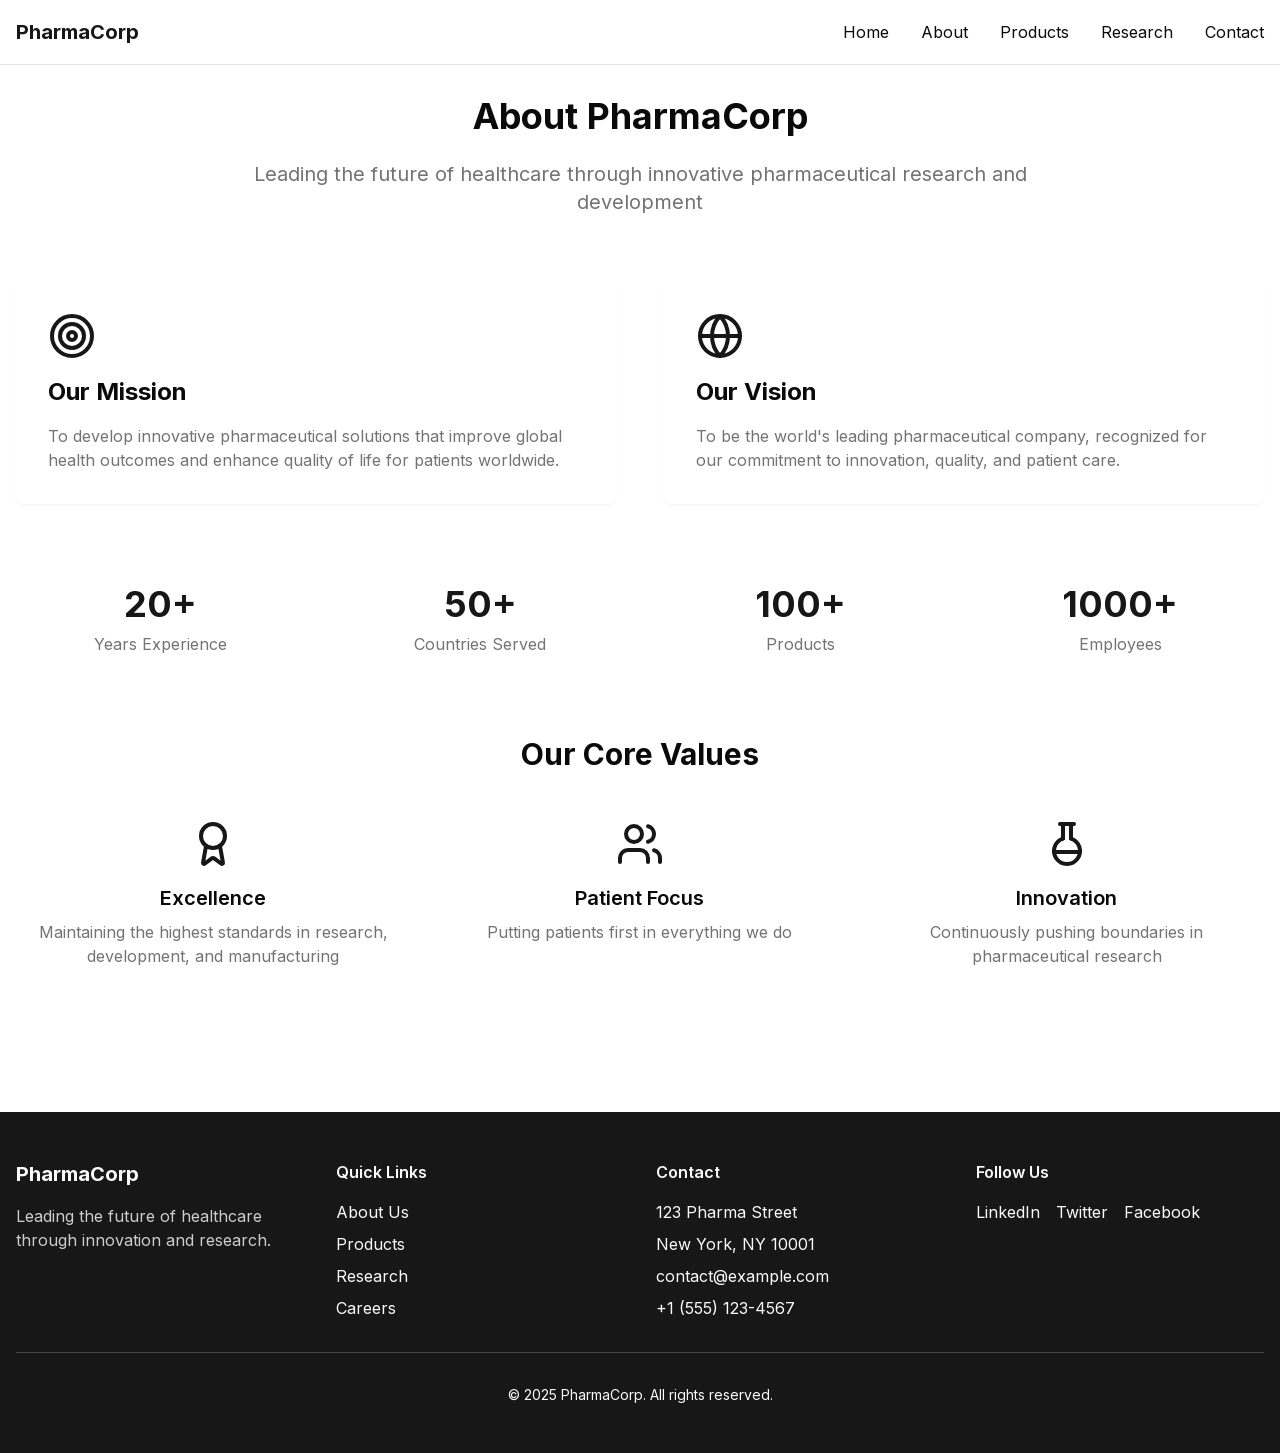
<file: about.html>
<!DOCTYPE html><html lang="en"><head><meta charSet="utf-8"/><meta name="viewport" content="width=device-width, initial-scale=1"/><link rel="stylesheet" href="/_next/static/css/f6027301fa6a5b5f.css" data-precedence="next"/><link rel="preload" href="/_next/static/chunks/webpack-7d6057b56ca9d823.js" as="script" fetchPriority="low"/><script src="/_next/static/chunks/fd9d1056-69bb87d645220ac7.js" async=""></script><script src="/_next/static/chunks/864-584729b476d8cf40.js" async=""></script><script src="/_next/static/chunks/main-app-8cdb42ac875be66f.js" async=""></script><title>Pharmaceutical Company</title><meta name="description" content="Leading pharmaceutical research and development company"/><script src="/_next/static/chunks/polyfills-c67a75d1b6f99dc8.js" noModule=""></script></head><body class="__className_d65c78"><header class="fixed w-full bg-white/80 backdrop-blur-sm z-50 border-b"><div class="container mx-auto px-4"><nav class="flex items-center justify-between h-16"><div class="text-xl font-bold text-primary">PharmaCorp</div><div class="hidden md:flex space-x-8"><a href="#" class="text-foreground hover:text-primary transition-colors">Home</a><a href="#" class="text-foreground hover:text-primary transition-colors">About</a><a href="#" class="text-foreground hover:text-primary transition-colors">Products</a><a href="#" class="text-foreground hover:text-primary transition-colors">Research</a><a href="#" class="text-foreground hover:text-primary transition-colors">Contact</a></div></nav></div></header><main class="min-h-screen pt-24 pb-16"><div class="container mx-auto px-4"><div class="max-w-4xl mx-auto text-center mb-16"><h1 class="text-4xl font-bold mb-6">About PharmaCorp</h1><p class="text-xl text-muted-foreground">Leading the future of healthcare through innovative pharmaceutical research and development</p></div><div class="grid grid-cols-1 md:grid-cols-2 gap-12 mb-20"><div class="bg-card p-8 rounded-lg shadow-sm"><svg xmlns="http://www.w3.org/2000/svg" width="24" height="24" viewBox="0 0 24 24" fill="none" stroke="currentColor" stroke-width="2" stroke-linecap="round" stroke-linejoin="round" class="lucide lucide-target h-12 w-12 text-primary mb-4"><circle cx="12" cy="12" r="10"></circle><circle cx="12" cy="12" r="6"></circle><circle cx="12" cy="12" r="2"></circle></svg><h2 class="text-2xl font-bold mb-4">Our Mission</h2><p class="text-muted-foreground">To develop innovative pharmaceutical solutions that improve global health outcomes and enhance quality of life for patients worldwide.</p></div><div class="bg-card p-8 rounded-lg shadow-sm"><svg xmlns="http://www.w3.org/2000/svg" width="24" height="24" viewBox="0 0 24 24" fill="none" stroke="currentColor" stroke-width="2" stroke-linecap="round" stroke-linejoin="round" class="lucide lucide-globe h-12 w-12 text-primary mb-4"><circle cx="12" cy="12" r="10"></circle><path d="M12 2a14.5 14.5 0 0 0 0 20 14.5 14.5 0 0 0 0-20"></path><path d="M2 12h20"></path></svg><h2 class="text-2xl font-bold mb-4">Our Vision</h2><p class="text-muted-foreground">To be the world&#x27;s leading pharmaceutical company, recognized for our commitment to innovation, quality, and patient care.</p></div></div><div class="grid grid-cols-2 md:grid-cols-4 gap-8 mb-20"><div class="text-center"><div class="text-4xl font-bold text-primary mb-2">20+</div><div class="text-muted-foreground">Years Experience</div></div><div class="text-center"><div class="text-4xl font-bold text-primary mb-2">50+</div><div class="text-muted-foreground">Countries Served</div></div><div class="text-center"><div class="text-4xl font-bold text-primary mb-2">100+</div><div class="text-muted-foreground">Products</div></div><div class="text-center"><div class="text-4xl font-bold text-primary mb-2">1000+</div><div class="text-muted-foreground">Employees</div></div></div><div class="mb-20"><h2 class="text-3xl font-bold text-center mb-12">Our Core Values</h2><div class="grid grid-cols-1 md:grid-cols-3 gap-8"><div class="text-center"><svg xmlns="http://www.w3.org/2000/svg" width="24" height="24" viewBox="0 0 24 24" fill="none" stroke="currentColor" stroke-width="2" stroke-linecap="round" stroke-linejoin="round" class="lucide lucide-award h-12 w-12 mx-auto text-primary mb-4"><path d="m15.477 12.89 1.515 8.526a.5.5 0 0 1-.81.47l-3.58-2.687a1 1 0 0 0-1.197 0l-3.586 2.686a.5.5 0 0 1-.81-.469l1.514-8.526"></path><circle cx="12" cy="8" r="6"></circle></svg><h3 class="text-xl font-semibold mb-2">Excellence</h3><p class="text-muted-foreground">Maintaining the highest standards in research, development, and manufacturing</p></div><div class="text-center"><svg xmlns="http://www.w3.org/2000/svg" width="24" height="24" viewBox="0 0 24 24" fill="none" stroke="currentColor" stroke-width="2" stroke-linecap="round" stroke-linejoin="round" class="lucide lucide-users h-12 w-12 mx-auto text-primary mb-4"><path d="M16 21v-2a4 4 0 0 0-4-4H6a4 4 0 0 0-4 4v2"></path><circle cx="9" cy="7" r="4"></circle><path d="M22 21v-2a4 4 0 0 0-3-3.87"></path><path d="M16 3.13a4 4 0 0 1 0 7.75"></path></svg><h3 class="text-xl font-semibold mb-2">Patient Focus</h3><p class="text-muted-foreground">Putting patients first in everything we do</p></div><div class="text-center"><svg xmlns="http://www.w3.org/2000/svg" width="24" height="24" viewBox="0 0 24 24" fill="none" stroke="currentColor" stroke-width="2" stroke-linecap="round" stroke-linejoin="round" class="lucide lucide-flask-round h-12 w-12 mx-auto text-primary mb-4"><path d="M10 2v7.31"></path><path d="M14 9.3V1.99"></path><path d="M8.5 2h7"></path><path d="M14 9.3a6.5 6.5 0 1 1-4 0"></path><path d="M5.52 16h12.96"></path></svg><h3 class="text-xl font-semibold mb-2">Innovation</h3><p class="text-muted-foreground">Continuously pushing boundaries in pharmaceutical research</p></div></div></div></div></main><footer class="bg-primary text-primary-foreground py-12"><div class="container mx-auto px-4"><div class="grid grid-cols-1 md:grid-cols-4 gap-8"><div><h3 class="text-xl font-bold mb-4">PharmaCorp</h3><p class="text-primary-foreground/80">Leading the future of healthcare through innovation and research.</p></div><div><h4 class="font-semibold mb-4">Quick Links</h4><ul class="space-y-2"><li><a href="#" class="hover:text-white/80">About Us</a></li><li><a href="#" class="hover:text-white/80">Products</a></li><li><a href="#" class="hover:text-white/80">Research</a></li><li><a href="#" class="hover:text-white/80">Careers</a></li></ul></div><div><h4 class="font-semibold mb-4">Contact</h4><ul class="space-y-2"><li>123 Pharma Street</li><li>New York, NY 10001</li><li>contact@example.com</li><li>+1 (555) 123-4567</li></ul></div><div><h4 class="font-semibold mb-4">Follow Us</h4><div class="flex space-x-4"><a href="#" class="hover:text-white/80">LinkedIn</a><a href="#" class="hover:text-white/80">Twitter</a><a href="#" class="hover:text-white/80">Facebook</a></div></div></div><div class="mt-8 pt-8 border-t border-primary-foreground/20 text-center text-sm"><p>© 2025 PharmaCorp. All rights reserved.</p></div></div></footer><script src="/_next/static/chunks/webpack-7d6057b56ca9d823.js" async=""></script><script>(self.__next_f=self.__next_f||[]).push([0])</script><script>self.__next_f.push([1,"1:HL[\"/_next/static/css/f6027301fa6a5b5f.css\",\"style\"]\n0:\"$L2\"\n"])</script><script>self.__next_f.push([1,"3:I{\"id\":6054,\"chunks\":[\"272:static/chunks/webpack-7d6057b56ca9d823.js\",\"971:static/chunks/fd9d1056-69bb87d645220ac7.js\",\"864:static/chunks/864-584729b476d8cf40.js\"],\"name\":\"\",\"async\":false}\n5:I{\"id\":1729,\"chunks\":[\"272:static/chunks/webpack-7d6057b56ca9d823.js\",\"971:static/chunks/fd9d1056-69bb87d645220ac7.js\",\"864:static/chunks/864-584729b476d8cf40.js\"],\"name\":\"\",\"async\":false}\n6:I{\"id\":1443,\"chunks\":[\"272:static/chunks/webpack-7d6057b56ca9d823.js\",\"971:static/chunks/fd9d1056-69bb87d645220ac7.js\",\"864:stat"])</script><script>self.__next_f.push([1,"ic/chunks/864-584729b476d8cf40.js\"],\"name\":\"\",\"async\":false}\n7:I{\"id\":8639,\"chunks\":[\"272:static/chunks/webpack-7d6057b56ca9d823.js\",\"971:static/chunks/fd9d1056-69bb87d645220ac7.js\",\"864:static/chunks/864-584729b476d8cf40.js\"],\"name\":\"\",\"async\":false}\n9:I{\"id\":5146,\"chunks\":[\"272:static/chunks/webpack-7d6057b56ca9d823.js\",\"971:static/chunks/fd9d1056-69bb87d645220ac7.js\",\"864:static/chunks/864-584729b476d8cf40.js\"],\"name\":\"\",\"async\":false}\na:I{\"id\":8119,\"chunks\":[\"301:static/chunks/app/about/page-091394f2e86"])</script><script>self.__next_f.push([1,"1a2da.js\"],\"name\":\"\",\"async\":false}\n"])</script><script>self.__next_f.push([1,"2:[[[\"$\",\"link\",\"0\",{\"rel\":\"stylesheet\",\"href\":\"/_next/static/css/f6027301fa6a5b5f.css\",\"precedence\":\"next\"}]],[\"$\",\"$L3\",null,{\"buildId\":\"wXa3lV88qKlxx7e7CsEZd\",\"assetPrefix\":\"\",\"initialCanonicalUrl\":\"/about\",\"initialTree\":[\"\",{\"children\":[\"about\",{\"children\":[\"__PAGE__\",{}]}]},\"$undefined\",\"$undefined\",true],\"initialHead\":[false,\"$L4\"],\"globalErrorComponent\":\"$5\",\"children\":[null,[\"$\",\"html\",null,{\"lang\":\"en\",\"children\":[\"$\",\"body\",null,{\"className\":\"__className_d65c78\",\"children\":[[\"$\",\"header\",null,{\"className\":\"fixed w-full bg-white/80 backdrop-blur-sm z-50 border-b\",\"children\":[\"$\",\"div\",null,{\"className\":\"container mx-auto px-4\",\"children\":[\"$\",\"nav\",null,{\"className\":\"flex items-center justify-between h-16\",\"children\":[[\"$\",\"div\",null,{\"className\":\"text-xl font-bold text-primary\",\"children\":\"PharmaCorp\"}],[\"$\",\"div\",null,{\"className\":\"hidden md:flex space-x-8\",\"children\":[[\"$\",\"a\",null,{\"href\":\"#\",\"className\":\"text-foreground hover:text-primary transition-colors\",\"children\":\"Home\"}],[\"$\",\"a\",null,{\"href\":\"#\",\"className\":\"text-foreground hover:text-primary transition-colors\",\"children\":\"About\"}],[\"$\",\"a\",null,{\"href\":\"#\",\"className\":\"text-foreground hover:text-primary transition-colors\",\"children\":\"Products\"}],[\"$\",\"a\",null,{\"href\":\"#\",\"className\":\"text-foreground hover:text-primary transition-colors\",\"children\":\"Research\"}],[\"$\",\"a\",null,{\"href\":\"#\",\"className\":\"text-foreground hover:text-primary transition-colors\",\"children\":\"Contact\"}]]}]]}]}]}],[\"$\",\"$L6\",null,{\"parallelRouterKey\":\"children\",\"segmentPath\":[\"children\"],\"loading\":\"$undefined\",\"loadingStyles\":\"$undefined\",\"hasLoading\":false,\"error\":\"$undefined\",\"errorStyles\":\"$undefined\",\"template\":[\"$\",\"$L7\",null,{}],\"templateStyles\":\"$undefined\",\"notFound\":[[\"$\",\"title\",null,{\"children\":\"404: This page could not be found.\"}],[\"$\",\"div\",null,{\"style\":{\"fontFamily\":\"system-ui,\\\"Segoe UI\\\",Roboto,Helvetica,Arial,sans-serif,\\\"Apple Color Emoji\\\",\\\"Segoe UI Emoji\\\"\",\"height\":\"100vh\",\"textAlign\":\"center\",\"display\":\"flex\",\"flexDirection\":\"column\",\"alignItems\":\"center\",\"justifyContent\":\"center\"},\"children\":[\"$\",\"div\",null,{\"children\":[[\"$\",\"style\",null,{\"dangerouslySetInnerHTML\":{\"__html\":\"body{color:#000;background:#fff;margin:0}.next-error-h1{border-right:1px solid rgba(0,0,0,.3)}@media (prefers-color-scheme:dark){body{color:#fff;background:#000}.next-error-h1{border-right:1px solid rgba(255,255,255,.3)}}\"}}],[\"$\",\"h1\",null,{\"className\":\"next-error-h1\",\"style\":{\"display\":\"inline-block\",\"margin\":\"0 20px 0 0\",\"padding\":\"0 23px 0 0\",\"fontSize\":24,\"fontWeight\":500,\"verticalAlign\":\"top\",\"lineHeight\":\"49px\"},\"children\":\"404\"}],[\"$\",\"div\",null,{\"style\":{\"display\":\"inline-block\"},\"children\":[\"$\",\"h2\",null,{\"style\":{\"fontSize\":14,\"fontWeight\":400,\"lineHeight\":\"49px\",\"margin\":0},\"children\":\"This page could not be found.\"}]}]]}]}]],\"notFoundStyles\":[],\"childProp\":{\"current\":[\"$\",\"$L6\",null,{\"parallelRouterKey\":\"children\",\"segmentPath\":[\"children\",\"about\",\"children\"],\"loading\":\"$undefined\",\"loadingStyles\":\"$undefined\",\"hasLoading\":false,\"error\":\"$undefined\",\"errorStyles\":\"$undefined\",\"template\":[\"$\",\"$L7\",null,{}],\"templateStyles\":\"$undefined\",\"notFound\":\"$undefined\",\"notFoundStyles\":\"$undefined\",\"childProp\":{\"current\":[\"$L8\",[\"$\",\"$L9\",null,{\"propsForComponent\":{\"params\":{}},\"Component\":\"$a\"}],null],\"segment\":\"__PAGE__\"},\"styles\":[]}],\"segment\":\"about\"},\"styles\":[]}],[\"$\",\"footer\",null,{\"className\":\"bg-primary text-primary-foreground py-12\",\"children\":[\"$\",\"div\",null,{\"className\":\"container mx-auto px-4\",\"children\":[[\"$\",\"div\",null,{\"className\":\"grid grid-cols-1 md:grid-cols-4 gap-8\",\"children\":[[\"$\",\"div\",null,{\"children\":[[\"$\",\"h3\",null,{\"className\":\"text-xl font-bold mb-4\",\"children\":\"PharmaCorp\"}],[\"$\",\"p\",null,{\"className\":\"text-primary-foreground/80\",\"children\":\"Leading the future of healthcare through innovation and research.\"}]]}],[\"$\",\"div\",null,{\"children\":[[\"$\",\"h4\",null,{\"className\":\"font-semibold mb-4\",\"children\":\"Quick Links\"}],[\"$\",\"ul\",null,{\"className\":\"space-y-2\",\"children\":[[\"$\",\"li\",null,{\"children\":[\"$\",\"a\",null,{\"href\":\"#\",\"className\":\"hover:text-white/80\",\"children\":\"About Us\"}]}],[\"$\",\"li\",null,{\"children\":[\"$\",\"a\",null,{\"href\":\"#\",\"className\":\"hover:text-white/80\",\"children\":\"Products\"}]}],[\"$\",\"li\",null,{\"children\":[\"$\",\"a\",null,{\"href\":\"#\",\"className\":\"hover:text-white/80\",\"children\":\"Research\"}]}],[\"$\",\"li\",null,{\"children\":[\"$\",\"a\",null,{\"href\":\"#\",\"className\":\"hover:text-white/80\",\"children\":\"Careers\"}]}]]}]]}],[\"$\",\"div\",null,{\"children\":[[\"$\",\"h4\",null,{\"className\":\"font-semibold mb-4\",\"children\":\"Contact\"}],[\"$\",\"ul\",null,{\"className\":\"space-y-2\",\"children\":[[\"$\",\"li\",null,{\"children\":\"123 Pharma Street\"}],[\"$\",\"li\",null,{\"children\":\"New York, NY 10001\"}],[\"$\",\"li\",null,{\"children\":\"contact@example.com\"}],[\"$\",\"li\",null,{\"children\":\"+1 (555) 123-4567\"}]]}]]}],[\"$\",\"div\",null,{\"children\":[[\"$\",\"h4\",null,{\"className\":\"font-semibold mb-4\",\"children\":\"Follow Us\"}],[\"$\",\"div\",null,{\"className\":\"flex space-x-4\",\"children\":[[\"$\",\"a\",null,{\"href\":\"#\",\"className\":\"hover:text-white/80\",\"children\":\"LinkedIn\"}],[\"$\",\"a\",null,{\"href\":\"#\",\"className\":\"hover:text-white/80\",\"children\":\"Twitter\"}],[\"$\",\"a\",null,{\"href\":\"#\",\"className\":\"hover:text-white/80\",\"children\":\"Facebook\"}]]}]]}]]}],[\"$\",\"div\",null,{\"className\":\"mt-8 pt-8 border-t border-primary-foreground/20 text-center text-sm\",\"children\":[\"$\",\"p\",null,{\"children\":\"© 2025 PharmaCorp. All rights reserved.\"}]}]]}]}]]}]}],null]}]]\n"])</script><script>self.__next_f.push([1,"4:[[\"$\",\"meta\",\"0\",{\"charSet\":\"utf-8\"}],[\"$\",\"title\",\"1\",{\"children\":\"Pharmaceutical Company\"}],[\"$\",\"meta\",\"2\",{\"name\":\"description\",\"content\":\"Leading pharmaceutical research and development company\"}],[\"$\",\"meta\",\"3\",{\"name\":\"viewport\",\"content\":\"width=device-width, initial-scale=1\"}]]\n8:null\n"])</script></body></html>
</file>
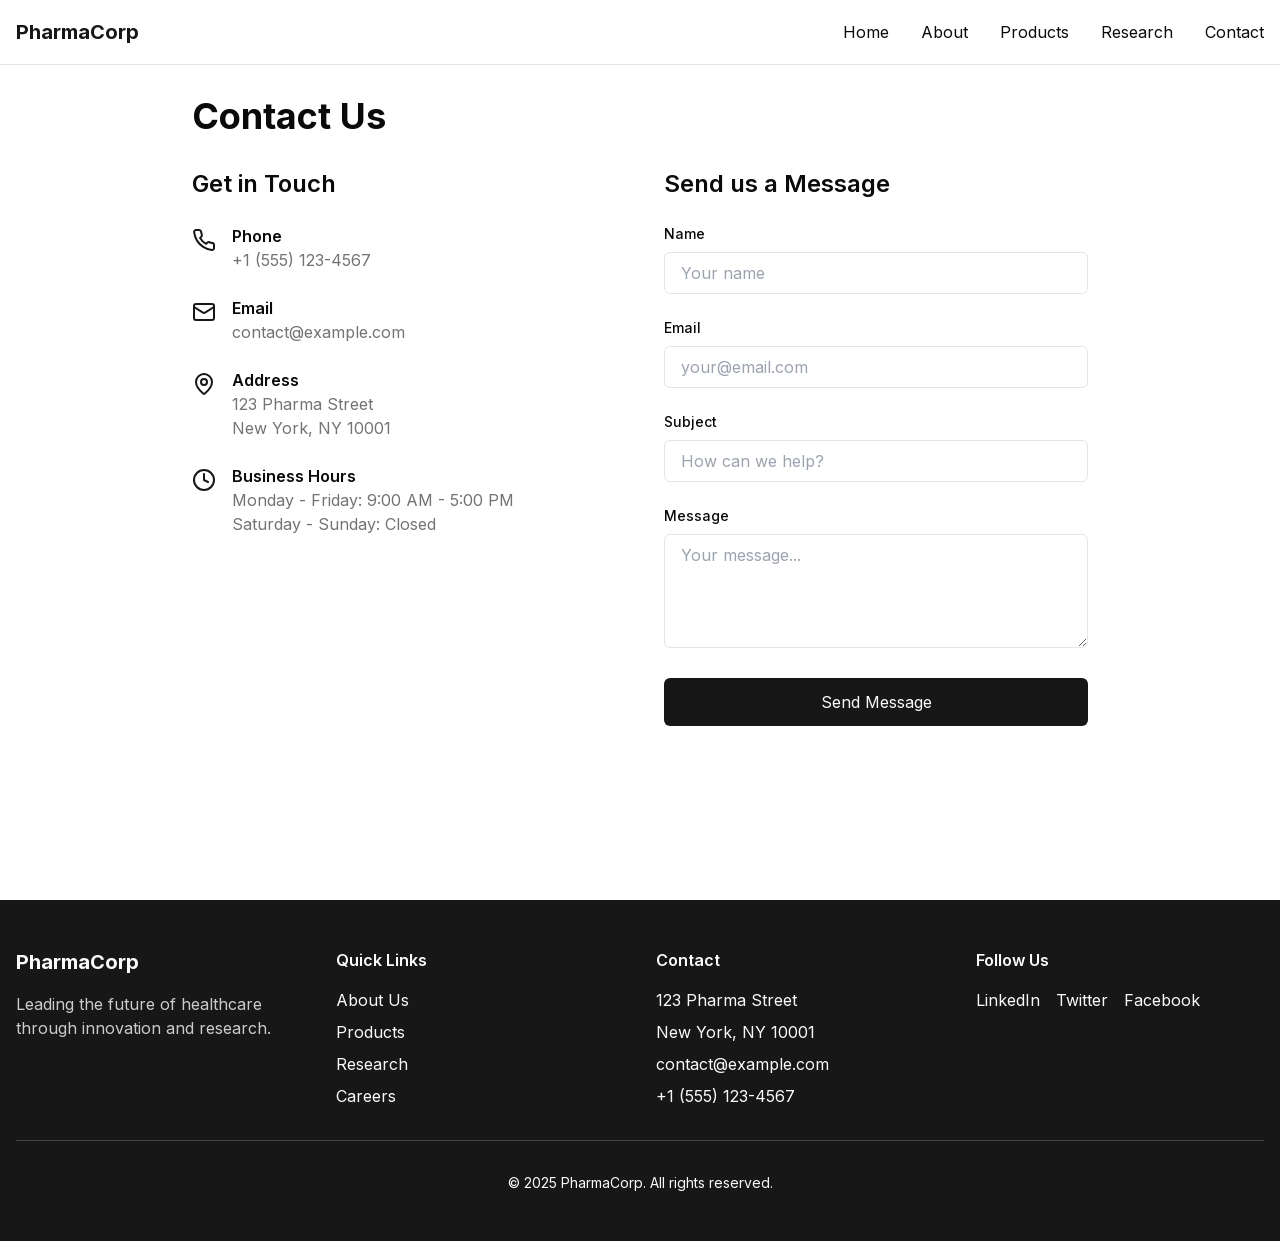
<file: contact.html>
<!DOCTYPE html><html lang="en"><head><meta charSet="utf-8"/><meta name="viewport" content="width=device-width, initial-scale=1"/><link rel="stylesheet" href="/_next/static/css/f6027301fa6a5b5f.css" data-precedence="next"/><link rel="preload" href="/_next/static/chunks/webpack-7d6057b56ca9d823.js" as="script" fetchPriority="low"/><script src="/_next/static/chunks/fd9d1056-69bb87d645220ac7.js" async=""></script><script src="/_next/static/chunks/864-584729b476d8cf40.js" async=""></script><script src="/_next/static/chunks/main-app-8cdb42ac875be66f.js" async=""></script><title>Pharmaceutical Company</title><meta name="description" content="Leading pharmaceutical research and development company"/><script src="/_next/static/chunks/polyfills-c67a75d1b6f99dc8.js" noModule=""></script></head><body class="__className_d65c78"><header class="fixed w-full bg-white/80 backdrop-blur-sm z-50 border-b"><div class="container mx-auto px-4"><nav class="flex items-center justify-between h-16"><div class="text-xl font-bold text-primary">PharmaCorp</div><div class="hidden md:flex space-x-8"><a href="#" class="text-foreground hover:text-primary transition-colors">Home</a><a href="#" class="text-foreground hover:text-primary transition-colors">About</a><a href="#" class="text-foreground hover:text-primary transition-colors">Products</a><a href="#" class="text-foreground hover:text-primary transition-colors">Research</a><a href="#" class="text-foreground hover:text-primary transition-colors">Contact</a></div></nav></div></header><main class="min-h-screen pt-24 pb-16"><div class="container mx-auto px-4"><div class="max-w-4xl mx-auto"><h1 class="text-4xl font-bold mb-8">Contact Us</h1><div class="grid grid-cols-1 md:grid-cols-2 gap-12"><div><h2 class="text-2xl font-semibold mb-6">Get in Touch</h2><div class="space-y-6"><div class="flex items-start"><svg xmlns="http://www.w3.org/2000/svg" width="24" height="24" viewBox="0 0 24 24" fill="none" stroke="currentColor" stroke-width="2" stroke-linecap="round" stroke-linejoin="round" class="lucide lucide-phone h-6 w-6 text-primary mt-1 mr-4"><path d="M22 16.92v3a2 2 0 0 1-2.18 2 19.79 19.79 0 0 1-8.63-3.07 19.5 19.5 0 0 1-6-6 19.79 19.79 0 0 1-3.07-8.67A2 2 0 0 1 4.11 2h3a2 2 0 0 1 2 1.72 12.84 12.84 0 0 0 .7 2.81 2 2 0 0 1-.45 2.11L8.09 9.91a16 16 0 0 0 6 6l1.27-1.27a2 2 0 0 1 2.11-.45 12.84 12.84 0 0 0 2.81.7A2 2 0 0 1 22 16.92z"></path></svg><div><h3 class="font-semibold">Phone</h3><p class="text-muted-foreground">+1 (555) 123-4567</p></div></div><div class="flex items-start"><svg xmlns="http://www.w3.org/2000/svg" width="24" height="24" viewBox="0 0 24 24" fill="none" stroke="currentColor" stroke-width="2" stroke-linecap="round" stroke-linejoin="round" class="lucide lucide-mail h-6 w-6 text-primary mt-1 mr-4"><rect width="20" height="16" x="2" y="4" rx="2"></rect><path d="m22 7-8.97 5.7a1.94 1.94 0 0 1-2.06 0L2 7"></path></svg><div><h3 class="font-semibold">Email</h3><p class="text-muted-foreground">contact@example.com</p></div></div><div class="flex items-start"><svg xmlns="http://www.w3.org/2000/svg" width="24" height="24" viewBox="0 0 24 24" fill="none" stroke="currentColor" stroke-width="2" stroke-linecap="round" stroke-linejoin="round" class="lucide lucide-map-pin h-6 w-6 text-primary mt-1 mr-4"><path d="M20 10c0 4.993-5.539 10.193-7.399 11.799a1 1 0 0 1-1.202 0C9.539 20.193 4 14.993 4 10a8 8 0 0 1 16 0"></path><circle cx="12" cy="10" r="3"></circle></svg><div><h3 class="font-semibold">Address</h3><p class="text-muted-foreground">123 Pharma Street<br/>New York, NY 10001</p></div></div><div class="flex items-start"><svg xmlns="http://www.w3.org/2000/svg" width="24" height="24" viewBox="0 0 24 24" fill="none" stroke="currentColor" stroke-width="2" stroke-linecap="round" stroke-linejoin="round" class="lucide lucide-clock h-6 w-6 text-primary mt-1 mr-4"><circle cx="12" cy="12" r="10"></circle><polyline points="12 6 12 12 16 14"></polyline></svg><div><h3 class="font-semibold">Business Hours</h3><p class="text-muted-foreground">Monday - Friday: 9:00 AM - 5:00 PM<br/>Saturday - Sunday: Closed</p></div></div></div></div><div><h2 class="text-2xl font-semibold mb-6">Send us a Message</h2><form class="space-y-6"><div><label for="name" class="block text-sm font-medium mb-2">Name</label><input type="text" id="name" class="w-full px-4 py-2 border rounded-md focus:ring-2 focus:ring-primary focus:border-transparent" placeholder="Your name"/></div><div><label for="email" class="block text-sm font-medium mb-2">Email</label><input type="email" id="email" class="w-full px-4 py-2 border rounded-md focus:ring-2 focus:ring-primary focus:border-transparent" placeholder="your@email.com"/></div><div><label for="subject" class="block text-sm font-medium mb-2">Subject</label><input type="text" id="subject" class="w-full px-4 py-2 border rounded-md focus:ring-2 focus:ring-primary focus:border-transparent" placeholder="How can we help?"/></div><div><label for="message" class="block text-sm font-medium mb-2">Message</label><textarea id="message" rows="4" class="w-full px-4 py-2 border rounded-md focus:ring-2 focus:ring-primary focus:border-transparent" placeholder="Your message..."></textarea></div><button type="submit" class="w-full bg-primary text-primary-foreground py-3 rounded-md hover:bg-primary/90 transition-colors">Send Message</button></form></div></div></div></div></main><footer class="bg-primary text-primary-foreground py-12"><div class="container mx-auto px-4"><div class="grid grid-cols-1 md:grid-cols-4 gap-8"><div><h3 class="text-xl font-bold mb-4">PharmaCorp</h3><p class="text-primary-foreground/80">Leading the future of healthcare through innovation and research.</p></div><div><h4 class="font-semibold mb-4">Quick Links</h4><ul class="space-y-2"><li><a href="#" class="hover:text-white/80">About Us</a></li><li><a href="#" class="hover:text-white/80">Products</a></li><li><a href="#" class="hover:text-white/80">Research</a></li><li><a href="#" class="hover:text-white/80">Careers</a></li></ul></div><div><h4 class="font-semibold mb-4">Contact</h4><ul class="space-y-2"><li>123 Pharma Street</li><li>New York, NY 10001</li><li>contact@example.com</li><li>+1 (555) 123-4567</li></ul></div><div><h4 class="font-semibold mb-4">Follow Us</h4><div class="flex space-x-4"><a href="#" class="hover:text-white/80">LinkedIn</a><a href="#" class="hover:text-white/80">Twitter</a><a href="#" class="hover:text-white/80">Facebook</a></div></div></div><div class="mt-8 pt-8 border-t border-primary-foreground/20 text-center text-sm"><p>© 2025 PharmaCorp. All rights reserved.</p></div></div></footer><script src="/_next/static/chunks/webpack-7d6057b56ca9d823.js" async=""></script><script>(self.__next_f=self.__next_f||[]).push([0])</script><script>self.__next_f.push([1,"1:HL[\"/_next/static/css/f6027301fa6a5b5f.css\",\"style\"]\n0:\"$L2\"\n"])</script><script>self.__next_f.push([1,"3:I{\"id\":6054,\"chunks\":[\"272:static/chunks/webpack-7d6057b56ca9d823.js\",\"971:static/chunks/fd9d1056-69bb87d645220ac7.js\",\"864:static/chunks/864-584729b476d8cf40.js\"],\"name\":\"\",\"async\":false}\n5:I{\"id\":1729,\"chunks\":[\"272:static/chunks/webpack-7d6057b56ca9d823.js\",\"971:static/chunks/fd9d1056-69bb87d645220ac7.js\",\"864:static/chunks/864-584729b476d8cf40.js\"],\"name\":\"\",\"async\":false}\n6:I{\"id\":1443,\"chunks\":[\"272:static/chunks/webpack-7d6057b56ca9d823.js\",\"971:static/chunks/fd9d1056-69bb87d645220ac7.js\",\"864:stat"])</script><script>self.__next_f.push([1,"ic/chunks/864-584729b476d8cf40.js\"],\"name\":\"\",\"async\":false}\n7:I{\"id\":8639,\"chunks\":[\"272:static/chunks/webpack-7d6057b56ca9d823.js\",\"971:static/chunks/fd9d1056-69bb87d645220ac7.js\",\"864:static/chunks/864-584729b476d8cf40.js\"],\"name\":\"\",\"async\":false}\n9:I{\"id\":5146,\"chunks\":[\"272:static/chunks/webpack-7d6057b56ca9d823.js\",\"971:static/chunks/fd9d1056-69bb87d645220ac7.js\",\"864:static/chunks/864-584729b476d8cf40.js\"],\"name\":\"\",\"async\":false}\na:I{\"id\":1993,\"chunks\":[\"327:static/chunks/app/contact/page-6255d2506"])</script><script>self.__next_f.push([1,"c58a7fe.js\"],\"name\":\"\",\"async\":false}\n"])</script><script>self.__next_f.push([1,"2:[[[\"$\",\"link\",\"0\",{\"rel\":\"stylesheet\",\"href\":\"/_next/static/css/f6027301fa6a5b5f.css\",\"precedence\":\"next\"}]],[\"$\",\"$L3\",null,{\"buildId\":\"wXa3lV88qKlxx7e7CsEZd\",\"assetPrefix\":\"\",\"initialCanonicalUrl\":\"/contact\",\"initialTree\":[\"\",{\"children\":[\"contact\",{\"children\":[\"__PAGE__\",{}]}]},\"$undefined\",\"$undefined\",true],\"initialHead\":[false,\"$L4\"],\"globalErrorComponent\":\"$5\",\"children\":[null,[\"$\",\"html\",null,{\"lang\":\"en\",\"children\":[\"$\",\"body\",null,{\"className\":\"__className_d65c78\",\"children\":[[\"$\",\"header\",null,{\"className\":\"fixed w-full bg-white/80 backdrop-blur-sm z-50 border-b\",\"children\":[\"$\",\"div\",null,{\"className\":\"container mx-auto px-4\",\"children\":[\"$\",\"nav\",null,{\"className\":\"flex items-center justify-between h-16\",\"children\":[[\"$\",\"div\",null,{\"className\":\"text-xl font-bold text-primary\",\"children\":\"PharmaCorp\"}],[\"$\",\"div\",null,{\"className\":\"hidden md:flex space-x-8\",\"children\":[[\"$\",\"a\",null,{\"href\":\"#\",\"className\":\"text-foreground hover:text-primary transition-colors\",\"children\":\"Home\"}],[\"$\",\"a\",null,{\"href\":\"#\",\"className\":\"text-foreground hover:text-primary transition-colors\",\"children\":\"About\"}],[\"$\",\"a\",null,{\"href\":\"#\",\"className\":\"text-foreground hover:text-primary transition-colors\",\"children\":\"Products\"}],[\"$\",\"a\",null,{\"href\":\"#\",\"className\":\"text-foreground hover:text-primary transition-colors\",\"children\":\"Research\"}],[\"$\",\"a\",null,{\"href\":\"#\",\"className\":\"text-foreground hover:text-primary transition-colors\",\"children\":\"Contact\"}]]}]]}]}]}],[\"$\",\"$L6\",null,{\"parallelRouterKey\":\"children\",\"segmentPath\":[\"children\"],\"loading\":\"$undefined\",\"loadingStyles\":\"$undefined\",\"hasLoading\":false,\"error\":\"$undefined\",\"errorStyles\":\"$undefined\",\"template\":[\"$\",\"$L7\",null,{}],\"templateStyles\":\"$undefined\",\"notFound\":[[\"$\",\"title\",null,{\"children\":\"404: This page could not be found.\"}],[\"$\",\"div\",null,{\"style\":{\"fontFamily\":\"system-ui,\\\"Segoe UI\\\",Roboto,Helvetica,Arial,sans-serif,\\\"Apple Color Emoji\\\",\\\"Segoe UI Emoji\\\"\",\"height\":\"100vh\",\"textAlign\":\"center\",\"display\":\"flex\",\"flexDirection\":\"column\",\"alignItems\":\"center\",\"justifyContent\":\"center\"},\"children\":[\"$\",\"div\",null,{\"children\":[[\"$\",\"style\",null,{\"dangerouslySetInnerHTML\":{\"__html\":\"body{color:#000;background:#fff;margin:0}.next-error-h1{border-right:1px solid rgba(0,0,0,.3)}@media (prefers-color-scheme:dark){body{color:#fff;background:#000}.next-error-h1{border-right:1px solid rgba(255,255,255,.3)}}\"}}],[\"$\",\"h1\",null,{\"className\":\"next-error-h1\",\"style\":{\"display\":\"inline-block\",\"margin\":\"0 20px 0 0\",\"padding\":\"0 23px 0 0\",\"fontSize\":24,\"fontWeight\":500,\"verticalAlign\":\"top\",\"lineHeight\":\"49px\"},\"children\":\"404\"}],[\"$\",\"div\",null,{\"style\":{\"display\":\"inline-block\"},\"children\":[\"$\",\"h2\",null,{\"style\":{\"fontSize\":14,\"fontWeight\":400,\"lineHeight\":\"49px\",\"margin\":0},\"children\":\"This page could not be found.\"}]}]]}]}]],\"notFoundStyles\":[],\"childProp\":{\"current\":[\"$\",\"$L6\",null,{\"parallelRouterKey\":\"children\",\"segmentPath\":[\"children\",\"contact\",\"children\"],\"loading\":\"$undefined\",\"loadingStyles\":\"$undefined\",\"hasLoading\":false,\"error\":\"$undefined\",\"errorStyles\":\"$undefined\",\"template\":[\"$\",\"$L7\",null,{}],\"templateStyles\":\"$undefined\",\"notFound\":\"$undefined\",\"notFoundStyles\":\"$undefined\",\"childProp\":{\"current\":[\"$L8\",[\"$\",\"$L9\",null,{\"propsForComponent\":{\"params\":{}},\"Component\":\"$a\"}],null],\"segment\":\"__PAGE__\"},\"styles\":[]}],\"segment\":\"contact\"},\"styles\":[]}],[\"$\",\"footer\",null,{\"className\":\"bg-primary text-primary-foreground py-12\",\"children\":[\"$\",\"div\",null,{\"className\":\"container mx-auto px-4\",\"children\":[[\"$\",\"div\",null,{\"className\":\"grid grid-cols-1 md:grid-cols-4 gap-8\",\"children\":[[\"$\",\"div\",null,{\"children\":[[\"$\",\"h3\",null,{\"className\":\"text-xl font-bold mb-4\",\"children\":\"PharmaCorp\"}],[\"$\",\"p\",null,{\"className\":\"text-primary-foreground/80\",\"children\":\"Leading the future of healthcare through innovation and research.\"}]]}],[\"$\",\"div\",null,{\"children\":[[\"$\",\"h4\",null,{\"className\":\"font-semibold mb-4\",\"children\":\"Quick Links\"}],[\"$\",\"ul\",null,{\"className\":\"space-y-2\",\"children\":[[\"$\",\"li\",null,{\"children\":[\"$\",\"a\",null,{\"href\":\"#\",\"className\":\"hover:text-white/80\",\"children\":\"About Us\"}]}],[\"$\",\"li\",null,{\"children\":[\"$\",\"a\",null,{\"href\":\"#\",\"className\":\"hover:text-white/80\",\"children\":\"Products\"}]}],[\"$\",\"li\",null,{\"children\":[\"$\",\"a\",null,{\"href\":\"#\",\"className\":\"hover:text-white/80\",\"children\":\"Research\"}]}],[\"$\",\"li\",null,{\"children\":[\"$\",\"a\",null,{\"href\":\"#\",\"className\":\"hover:text-white/80\",\"children\":\"Careers\"}]}]]}]]}],[\"$\",\"div\",null,{\"children\":[[\"$\",\"h4\",null,{\"className\":\"font-semibold mb-4\",\"children\":\"Contact\"}],[\"$\",\"ul\",null,{\"className\":\"space-y-2\",\"children\":[[\"$\",\"li\",null,{\"children\":\"123 Pharma Street\"}],[\"$\",\"li\",null,{\"children\":\"New York, NY 10001\"}],[\"$\",\"li\",null,{\"children\":\"contact@example.com\"}],[\"$\",\"li\",null,{\"children\":\"+1 (555) 123-4567\"}]]}]]}],[\"$\",\"div\",null,{\"children\":[[\"$\",\"h4\",null,{\"className\":\"font-semibold mb-4\",\"children\":\"Follow Us\"}],[\"$\",\"div\",null,{\"className\":\"flex space-x-4\",\"children\":[[\"$\",\"a\",null,{\"href\":\"#\",\"className\":\"hover:text-white/80\",\"children\":\"LinkedIn\"}],[\"$\",\"a\",null,{\"href\":\"#\",\"className\":\"hover:text-white/80\",\"children\":\"Twitter\"}],[\"$\",\"a\",null,{\"href\":\"#\",\"className\":\"hover:text-white/80\",\"children\":\"Facebook\"}]]}]]}]]}],[\"$\",\"div\",null,{\"className\":\"mt-8 pt-8 border-t border-primary-foreground/20 text-center text-sm\",\"children\":[\"$\",\"p\",null,{\"children\":\"© 2025 PharmaCorp. All rights reserved.\"}]}]]}]}]]}]}],null]}]]\n"])</script><script>self.__next_f.push([1,"4:[[\"$\",\"meta\",\"0\",{\"charSet\":\"utf-8\"}],[\"$\",\"title\",\"1\",{\"children\":\"Pharmaceutical Company\"}],[\"$\",\"meta\",\"2\",{\"name\":\"description\",\"content\":\"Leading pharmaceutical research and development company\"}],[\"$\",\"meta\",\"3\",{\"name\":\"viewport\",\"content\":\"width=device-width, initial-scale=1\"}]]\n8:null\n"])</script></body></html>
</file>
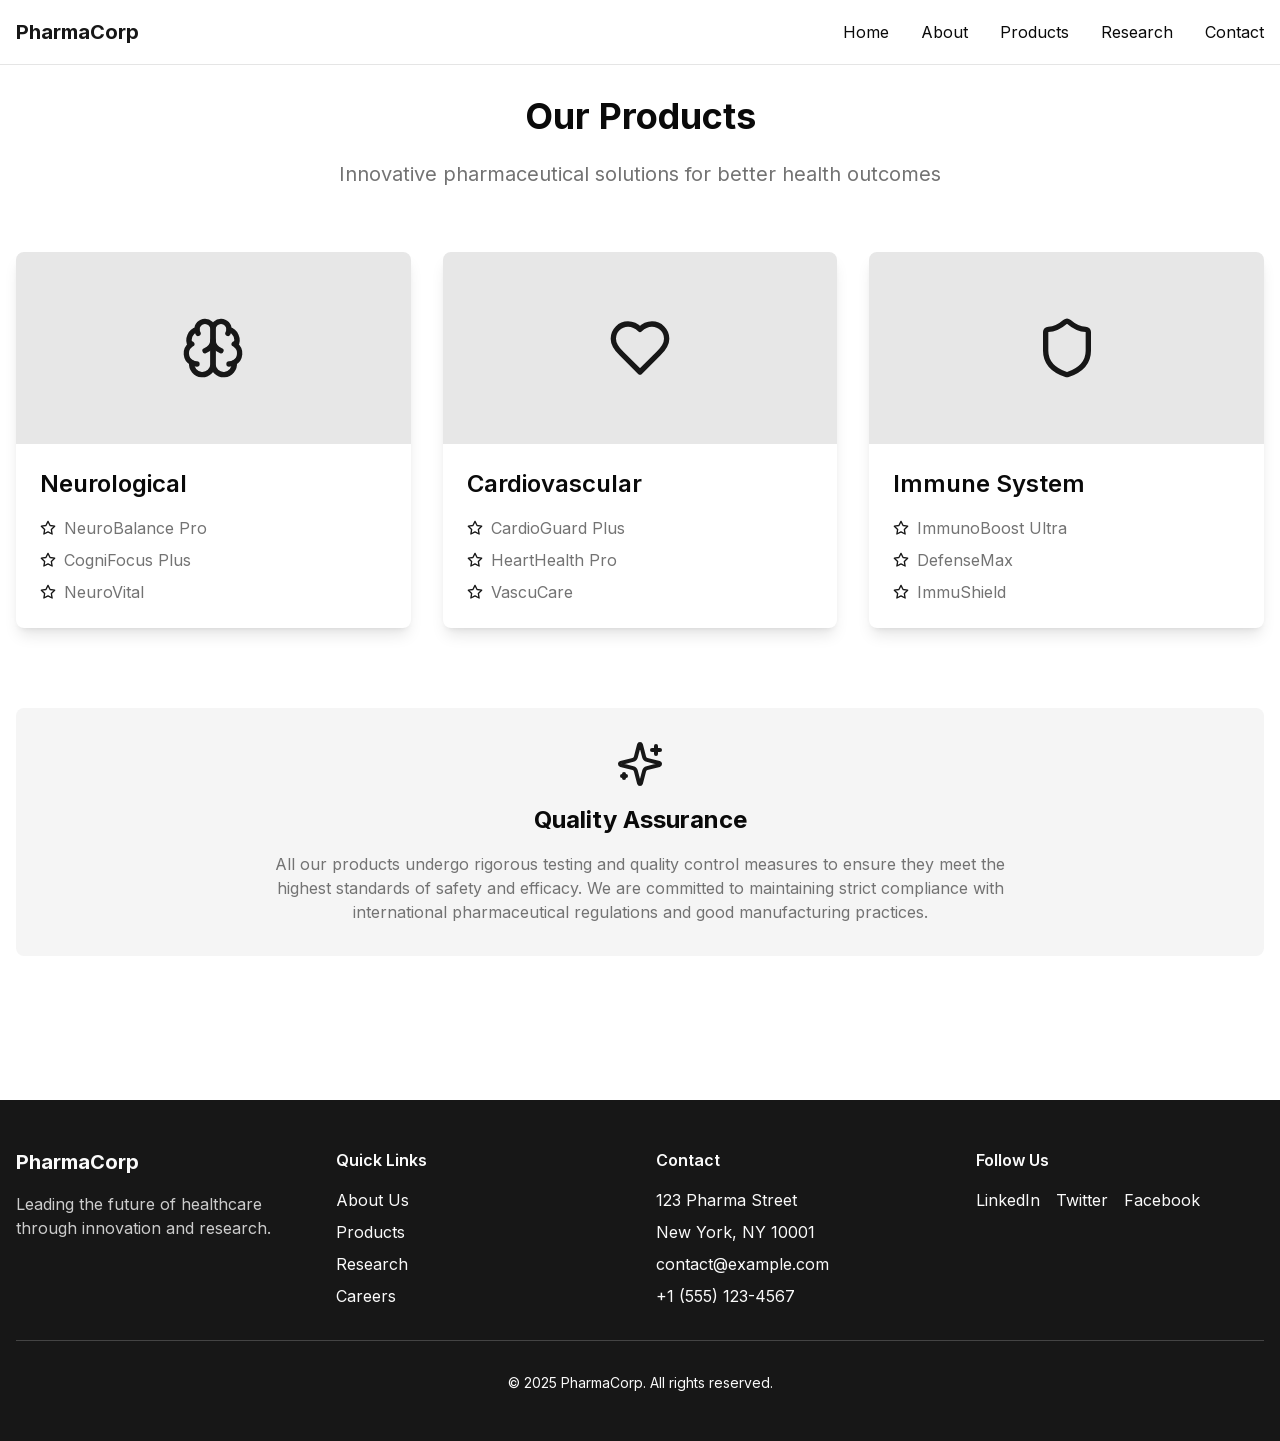
<file: products.html>
<!DOCTYPE html><html lang="en"><head><meta charSet="utf-8"/><meta name="viewport" content="width=device-width, initial-scale=1"/><link rel="stylesheet" href="/_next/static/css/f6027301fa6a5b5f.css" data-precedence="next"/><link rel="preload" href="/_next/static/chunks/webpack-7d6057b56ca9d823.js" as="script" fetchPriority="low"/><script src="/_next/static/chunks/fd9d1056-69bb87d645220ac7.js" async=""></script><script src="/_next/static/chunks/864-584729b476d8cf40.js" async=""></script><script src="/_next/static/chunks/main-app-8cdb42ac875be66f.js" async=""></script><title>Pharmaceutical Company</title><meta name="description" content="Leading pharmaceutical research and development company"/><script src="/_next/static/chunks/polyfills-c67a75d1b6f99dc8.js" noModule=""></script></head><body class="__className_d65c78"><header class="fixed w-full bg-white/80 backdrop-blur-sm z-50 border-b"><div class="container mx-auto px-4"><nav class="flex items-center justify-between h-16"><div class="text-xl font-bold text-primary">PharmaCorp</div><div class="hidden md:flex space-x-8"><a href="#" class="text-foreground hover:text-primary transition-colors">Home</a><a href="#" class="text-foreground hover:text-primary transition-colors">About</a><a href="#" class="text-foreground hover:text-primary transition-colors">Products</a><a href="#" class="text-foreground hover:text-primary transition-colors">Research</a><a href="#" class="text-foreground hover:text-primary transition-colors">Contact</a></div></nav></div></header><main class="min-h-screen pt-24 pb-16"><div class="container mx-auto px-4"><div class="max-w-4xl mx-auto text-center mb-16"><h1 class="text-4xl font-bold mb-6">Our Products</h1><p class="text-xl text-muted-foreground">Innovative pharmaceutical solutions for better health outcomes</p></div><div class="grid grid-cols-1 md:grid-cols-2 lg:grid-cols-3 gap-8 mb-20"><div class="bg-white rounded-lg overflow-hidden shadow-lg"><div class="h-48 bg-primary/10 flex items-center justify-center"><svg xmlns="http://www.w3.org/2000/svg" width="24" height="24" viewBox="0 0 24 24" fill="none" stroke="currentColor" stroke-width="2" stroke-linecap="round" stroke-linejoin="round" class="lucide lucide-brain h-16 w-16 text-primary"><path d="M12 5a3 3 0 1 0-5.997.125 4 4 0 0 0-2.526 5.77 4 4 0 0 0 .556 6.588A4 4 0 1 0 12 18Z"></path><path d="M12 5a3 3 0 1 1 5.997.125 4 4 0 0 1 2.526 5.77 4 4 0 0 1-.556 6.588A4 4 0 1 1 12 18Z"></path><path d="M15 13a4.5 4.5 0 0 1-3-4 4.5 4.5 0 0 1-3 4"></path><path d="M17.599 6.5a3 3 0 0 0 .399-1.375"></path><path d="M6.003 5.125A3 3 0 0 0 6.401 6.5"></path><path d="M3.477 10.896a4 4 0 0 1 .585-.396"></path><path d="M19.938 10.5a4 4 0 0 1 .585.396"></path><path d="M6 18a4 4 0 0 1-1.967-.516"></path><path d="M19.967 17.484A4 4 0 0 1 18 18"></path></svg></div><div class="p-6"><h2 class="text-2xl font-semibold mb-4">Neurological</h2><ul class="space-y-2 text-muted-foreground"><li class="flex items-center"><svg xmlns="http://www.w3.org/2000/svg" width="24" height="24" viewBox="0 0 24 24" fill="none" stroke="currentColor" stroke-width="2" stroke-linecap="round" stroke-linejoin="round" class="lucide lucide-star h-4 w-4 mr-2 text-primary"><polygon points="12 2 15.09 8.26 22 9.27 17 14.14 18.18 21.02 12 17.77 5.82 21.02 7 14.14 2 9.27 8.91 8.26 12 2"></polygon></svg>NeuroBalance Pro</li><li class="flex items-center"><svg xmlns="http://www.w3.org/2000/svg" width="24" height="24" viewBox="0 0 24 24" fill="none" stroke="currentColor" stroke-width="2" stroke-linecap="round" stroke-linejoin="round" class="lucide lucide-star h-4 w-4 mr-2 text-primary"><polygon points="12 2 15.09 8.26 22 9.27 17 14.14 18.18 21.02 12 17.77 5.82 21.02 7 14.14 2 9.27 8.91 8.26 12 2"></polygon></svg>CogniFocus Plus</li><li class="flex items-center"><svg xmlns="http://www.w3.org/2000/svg" width="24" height="24" viewBox="0 0 24 24" fill="none" stroke="currentColor" stroke-width="2" stroke-linecap="round" stroke-linejoin="round" class="lucide lucide-star h-4 w-4 mr-2 text-primary"><polygon points="12 2 15.09 8.26 22 9.27 17 14.14 18.18 21.02 12 17.77 5.82 21.02 7 14.14 2 9.27 8.91 8.26 12 2"></polygon></svg>NeuroVital</li></ul></div></div><div class="bg-white rounded-lg overflow-hidden shadow-lg"><div class="h-48 bg-primary/10 flex items-center justify-center"><svg xmlns="http://www.w3.org/2000/svg" width="24" height="24" viewBox="0 0 24 24" fill="none" stroke="currentColor" stroke-width="2" stroke-linecap="round" stroke-linejoin="round" class="lucide lucide-heart h-16 w-16 text-primary"><path d="M19 14c1.49-1.46 3-3.21 3-5.5A5.5 5.5 0 0 0 16.5 3c-1.76 0-3 .5-4.5 2-1.5-1.5-2.74-2-4.5-2A5.5 5.5 0 0 0 2 8.5c0 2.3 1.5 4.05 3 5.5l7 7Z"></path></svg></div><div class="p-6"><h2 class="text-2xl font-semibold mb-4">Cardiovascular</h2><ul class="space-y-2 text-muted-foreground"><li class="flex items-center"><svg xmlns="http://www.w3.org/2000/svg" width="24" height="24" viewBox="0 0 24 24" fill="none" stroke="currentColor" stroke-width="2" stroke-linecap="round" stroke-linejoin="round" class="lucide lucide-star h-4 w-4 mr-2 text-primary"><polygon points="12 2 15.09 8.26 22 9.27 17 14.14 18.18 21.02 12 17.77 5.82 21.02 7 14.14 2 9.27 8.91 8.26 12 2"></polygon></svg>CardioGuard Plus</li><li class="flex items-center"><svg xmlns="http://www.w3.org/2000/svg" width="24" height="24" viewBox="0 0 24 24" fill="none" stroke="currentColor" stroke-width="2" stroke-linecap="round" stroke-linejoin="round" class="lucide lucide-star h-4 w-4 mr-2 text-primary"><polygon points="12 2 15.09 8.26 22 9.27 17 14.14 18.18 21.02 12 17.77 5.82 21.02 7 14.14 2 9.27 8.91 8.26 12 2"></polygon></svg>HeartHealth Pro</li><li class="flex items-center"><svg xmlns="http://www.w3.org/2000/svg" width="24" height="24" viewBox="0 0 24 24" fill="none" stroke="currentColor" stroke-width="2" stroke-linecap="round" stroke-linejoin="round" class="lucide lucide-star h-4 w-4 mr-2 text-primary"><polygon points="12 2 15.09 8.26 22 9.27 17 14.14 18.18 21.02 12 17.77 5.82 21.02 7 14.14 2 9.27 8.91 8.26 12 2"></polygon></svg>VascuCare</li></ul></div></div><div class="bg-white rounded-lg overflow-hidden shadow-lg"><div class="h-48 bg-primary/10 flex items-center justify-center"><svg xmlns="http://www.w3.org/2000/svg" width="24" height="24" viewBox="0 0 24 24" fill="none" stroke="currentColor" stroke-width="2" stroke-linecap="round" stroke-linejoin="round" class="lucide lucide-shield h-16 w-16 text-primary"><path d="M20 13c0 5-3.5 7.5-7.66 8.95a1 1 0 0 1-.67-.01C7.5 20.5 4 18 4 13V6a1 1 0 0 1 1-1c2 0 4.5-1.2 6.24-2.72a1.17 1.17 0 0 1 1.52 0C14.51 3.81 17 5 19 5a1 1 0 0 1 1 1z"></path></svg></div><div class="p-6"><h2 class="text-2xl font-semibold mb-4">Immune System</h2><ul class="space-y-2 text-muted-foreground"><li class="flex items-center"><svg xmlns="http://www.w3.org/2000/svg" width="24" height="24" viewBox="0 0 24 24" fill="none" stroke="currentColor" stroke-width="2" stroke-linecap="round" stroke-linejoin="round" class="lucide lucide-star h-4 w-4 mr-2 text-primary"><polygon points="12 2 15.09 8.26 22 9.27 17 14.14 18.18 21.02 12 17.77 5.82 21.02 7 14.14 2 9.27 8.91 8.26 12 2"></polygon></svg>ImmunoBoost Ultra</li><li class="flex items-center"><svg xmlns="http://www.w3.org/2000/svg" width="24" height="24" viewBox="0 0 24 24" fill="none" stroke="currentColor" stroke-width="2" stroke-linecap="round" stroke-linejoin="round" class="lucide lucide-star h-4 w-4 mr-2 text-primary"><polygon points="12 2 15.09 8.26 22 9.27 17 14.14 18.18 21.02 12 17.77 5.82 21.02 7 14.14 2 9.27 8.91 8.26 12 2"></polygon></svg>DefenseMax</li><li class="flex items-center"><svg xmlns="http://www.w3.org/2000/svg" width="24" height="24" viewBox="0 0 24 24" fill="none" stroke="currentColor" stroke-width="2" stroke-linecap="round" stroke-linejoin="round" class="lucide lucide-star h-4 w-4 mr-2 text-primary"><polygon points="12 2 15.09 8.26 22 9.27 17 14.14 18.18 21.02 12 17.77 5.82 21.02 7 14.14 2 9.27 8.91 8.26 12 2"></polygon></svg>ImmuShield</li></ul></div></div></div><div class="bg-muted rounded-lg p-8 mb-20"><div class="max-w-3xl mx-auto text-center"><svg xmlns="http://www.w3.org/2000/svg" width="24" height="24" viewBox="0 0 24 24" fill="none" stroke="currentColor" stroke-width="2" stroke-linecap="round" stroke-linejoin="round" class="lucide lucide-sparkles h-12 w-12 mx-auto text-primary mb-4"><path d="M9.937 15.5A2 2 0 0 0 8.5 14.063l-6.135-1.582a.5.5 0 0 1 0-.962L8.5 9.936A2 2 0 0 0 9.937 8.5l1.582-6.135a.5.5 0 0 1 .963 0L14.063 8.5A2 2 0 0 0 15.5 9.937l6.135 1.581a.5.5 0 0 1 0 .964L15.5 14.063a2 2 0 0 0-1.437 1.437l-1.582 6.135a.5.5 0 0 1-.963 0z"></path><path d="M20 3v4"></path><path d="M22 5h-4"></path><path d="M4 17v2"></path><path d="M5 18H3"></path></svg><h2 class="text-2xl font-bold mb-4">Quality Assurance</h2><p class="text-muted-foreground">All our products undergo rigorous testing and quality control measures to ensure they meet the highest standards of safety and efficacy. We are committed to maintaining strict compliance with international pharmaceutical regulations and good manufacturing practices.</p></div></div></div></main><footer class="bg-primary text-primary-foreground py-12"><div class="container mx-auto px-4"><div class="grid grid-cols-1 md:grid-cols-4 gap-8"><div><h3 class="text-xl font-bold mb-4">PharmaCorp</h3><p class="text-primary-foreground/80">Leading the future of healthcare through innovation and research.</p></div><div><h4 class="font-semibold mb-4">Quick Links</h4><ul class="space-y-2"><li><a href="#" class="hover:text-white/80">About Us</a></li><li><a href="#" class="hover:text-white/80">Products</a></li><li><a href="#" class="hover:text-white/80">Research</a></li><li><a href="#" class="hover:text-white/80">Careers</a></li></ul></div><div><h4 class="font-semibold mb-4">Contact</h4><ul class="space-y-2"><li>123 Pharma Street</li><li>New York, NY 10001</li><li>contact@example.com</li><li>+1 (555) 123-4567</li></ul></div><div><h4 class="font-semibold mb-4">Follow Us</h4><div class="flex space-x-4"><a href="#" class="hover:text-white/80">LinkedIn</a><a href="#" class="hover:text-white/80">Twitter</a><a href="#" class="hover:text-white/80">Facebook</a></div></div></div><div class="mt-8 pt-8 border-t border-primary-foreground/20 text-center text-sm"><p>© 2025 PharmaCorp. All rights reserved.</p></div></div></footer><script src="/_next/static/chunks/webpack-7d6057b56ca9d823.js" async=""></script><script>(self.__next_f=self.__next_f||[]).push([0])</script><script>self.__next_f.push([1,"1:HL[\"/_next/static/css/f6027301fa6a5b5f.css\",\"style\"]\n0:\"$L2\"\n"])</script><script>self.__next_f.push([1,"3:I{\"id\":6054,\"chunks\":[\"272:static/chunks/webpack-7d6057b56ca9d823.js\",\"971:static/chunks/fd9d1056-69bb87d645220ac7.js\",\"864:static/chunks/864-584729b476d8cf40.js\"],\"name\":\"\",\"async\":false}\n5:I{\"id\":1729,\"chunks\":[\"272:static/chunks/webpack-7d6057b56ca9d823.js\",\"971:static/chunks/fd9d1056-69bb87d645220ac7.js\",\"864:static/chunks/864-584729b476d8cf40.js\"],\"name\":\"\",\"async\":false}\n6:I{\"id\":1443,\"chunks\":[\"272:static/chunks/webpack-7d6057b56ca9d823.js\",\"971:static/chunks/fd9d1056-69bb87d645220ac7.js\",\"864:stat"])</script><script>self.__next_f.push([1,"ic/chunks/864-584729b476d8cf40.js\"],\"name\":\"\",\"async\":false}\n7:I{\"id\":8639,\"chunks\":[\"272:static/chunks/webpack-7d6057b56ca9d823.js\",\"971:static/chunks/fd9d1056-69bb87d645220ac7.js\",\"864:static/chunks/864-584729b476d8cf40.js\"],\"name\":\"\",\"async\":false}\n9:I{\"id\":5146,\"chunks\":[\"272:static/chunks/webpack-7d6057b56ca9d823.js\",\"971:static/chunks/fd9d1056-69bb87d645220ac7.js\",\"864:static/chunks/864-584729b476d8cf40.js\"],\"name\":\"\",\"async\":false}\na:I{\"id\":4802,\"chunks\":[\"286:static/chunks/app/products/page-457a9f13"])</script><script>self.__next_f.push([1,"d56ed9b3.js\"],\"name\":\"\",\"async\":false}\n"])</script><script>self.__next_f.push([1,"2:[[[\"$\",\"link\",\"0\",{\"rel\":\"stylesheet\",\"href\":\"/_next/static/css/f6027301fa6a5b5f.css\",\"precedence\":\"next\"}]],[\"$\",\"$L3\",null,{\"buildId\":\"wXa3lV88qKlxx7e7CsEZd\",\"assetPrefix\":\"\",\"initialCanonicalUrl\":\"/products\",\"initialTree\":[\"\",{\"children\":[\"products\",{\"children\":[\"__PAGE__\",{}]}]},\"$undefined\",\"$undefined\",true],\"initialHead\":[false,\"$L4\"],\"globalErrorComponent\":\"$5\",\"children\":[null,[\"$\",\"html\",null,{\"lang\":\"en\",\"children\":[\"$\",\"body\",null,{\"className\":\"__className_d65c78\",\"children\":[[\"$\",\"header\",null,{\"className\":\"fixed w-full bg-white/80 backdrop-blur-sm z-50 border-b\",\"children\":[\"$\",\"div\",null,{\"className\":\"container mx-auto px-4\",\"children\":[\"$\",\"nav\",null,{\"className\":\"flex items-center justify-between h-16\",\"children\":[[\"$\",\"div\",null,{\"className\":\"text-xl font-bold text-primary\",\"children\":\"PharmaCorp\"}],[\"$\",\"div\",null,{\"className\":\"hidden md:flex space-x-8\",\"children\":[[\"$\",\"a\",null,{\"href\":\"#\",\"className\":\"text-foreground hover:text-primary transition-colors\",\"children\":\"Home\"}],[\"$\",\"a\",null,{\"href\":\"#\",\"className\":\"text-foreground hover:text-primary transition-colors\",\"children\":\"About\"}],[\"$\",\"a\",null,{\"href\":\"#\",\"className\":\"text-foreground hover:text-primary transition-colors\",\"children\":\"Products\"}],[\"$\",\"a\",null,{\"href\":\"#\",\"className\":\"text-foreground hover:text-primary transition-colors\",\"children\":\"Research\"}],[\"$\",\"a\",null,{\"href\":\"#\",\"className\":\"text-foreground hover:text-primary transition-colors\",\"children\":\"Contact\"}]]}]]}]}]}],[\"$\",\"$L6\",null,{\"parallelRouterKey\":\"children\",\"segmentPath\":[\"children\"],\"loading\":\"$undefined\",\"loadingStyles\":\"$undefined\",\"hasLoading\":false,\"error\":\"$undefined\",\"errorStyles\":\"$undefined\",\"template\":[\"$\",\"$L7\",null,{}],\"templateStyles\":\"$undefined\",\"notFound\":[[\"$\",\"title\",null,{\"children\":\"404: This page could not be found.\"}],[\"$\",\"div\",null,{\"style\":{\"fontFamily\":\"system-ui,\\\"Segoe UI\\\",Roboto,Helvetica,Arial,sans-serif,\\\"Apple Color Emoji\\\",\\\"Segoe UI Emoji\\\"\",\"height\":\"100vh\",\"textAlign\":\"center\",\"display\":\"flex\",\"flexDirection\":\"column\",\"alignItems\":\"center\",\"justifyContent\":\"center\"},\"children\":[\"$\",\"div\",null,{\"children\":[[\"$\",\"style\",null,{\"dangerouslySetInnerHTML\":{\"__html\":\"body{color:#000;background:#fff;margin:0}.next-error-h1{border-right:1px solid rgba(0,0,0,.3)}@media (prefers-color-scheme:dark){body{color:#fff;background:#000}.next-error-h1{border-right:1px solid rgba(255,255,255,.3)}}\"}}],[\"$\",\"h1\",null,{\"className\":\"next-error-h1\",\"style\":{\"display\":\"inline-block\",\"margin\":\"0 20px 0 0\",\"padding\":\"0 23px 0 0\",\"fontSize\":24,\"fontWeight\":500,\"verticalAlign\":\"top\",\"lineHeight\":\"49px\"},\"children\":\"404\"}],[\"$\",\"div\",null,{\"style\":{\"display\":\"inline-block\"},\"children\":[\"$\",\"h2\",null,{\"style\":{\"fontSize\":14,\"fontWeight\":400,\"lineHeight\":\"49px\",\"margin\":0},\"children\":\"This page could not be found.\"}]}]]}]}]],\"notFoundStyles\":[],\"childProp\":{\"current\":[\"$\",\"$L6\",null,{\"parallelRouterKey\":\"children\",\"segmentPath\":[\"children\",\"products\",\"children\"],\"loading\":\"$undefined\",\"loadingStyles\":\"$undefined\",\"hasLoading\":false,\"error\":\"$undefined\",\"errorStyles\":\"$undefined\",\"template\":[\"$\",\"$L7\",null,{}],\"templateStyles\":\"$undefined\",\"notFound\":\"$undefined\",\"notFoundStyles\":\"$undefined\",\"childProp\":{\"current\":[\"$L8\",[\"$\",\"$L9\",null,{\"propsForComponent\":{\"params\":{}},\"Component\":\"$a\"}],null],\"segment\":\"__PAGE__\"},\"styles\":[]}],\"segment\":\"products\"},\"styles\":[]}],[\"$\",\"footer\",null,{\"className\":\"bg-primary text-primary-foreground py-12\",\"children\":[\"$\",\"div\",null,{\"className\":\"container mx-auto px-4\",\"children\":[[\"$\",\"div\",null,{\"className\":\"grid grid-cols-1 md:grid-cols-4 gap-8\",\"children\":[[\"$\",\"div\",null,{\"children\":[[\"$\",\"h3\",null,{\"className\":\"text-xl font-bold mb-4\",\"children\":\"PharmaCorp\"}],[\"$\",\"p\",null,{\"className\":\"text-primary-foreground/80\",\"children\":\"Leading the future of healthcare through innovation and research.\"}]]}],[\"$\",\"div\",null,{\"children\":[[\"$\",\"h4\",null,{\"className\":\"font-semibold mb-4\",\"children\":\"Quick Links\"}],[\"$\",\"ul\",null,{\"className\":\"space-y-2\",\"children\":[[\"$\",\"li\",null,{\"children\":[\"$\",\"a\",null,{\"href\":\"#\",\"className\":\"hover:text-white/80\",\"children\":\"About Us\"}]}],[\"$\",\"li\",null,{\"children\":[\"$\",\"a\",null,{\"href\":\"#\",\"className\":\"hover:text-white/80\",\"children\":\"Products\"}]}],[\"$\",\"li\",null,{\"children\":[\"$\",\"a\",null,{\"href\":\"#\",\"className\":\"hover:text-white/80\",\"children\":\"Research\"}]}],[\"$\",\"li\",null,{\"children\":[\"$\",\"a\",null,{\"href\":\"#\",\"className\":\"hover:text-white/80\",\"children\":\"Careers\"}]}]]}]]}],[\"$\",\"div\",null,{\"children\":[[\"$\",\"h4\",null,{\"className\":\"font-semibold mb-4\",\"children\":\"Contact\"}],[\"$\",\"ul\",null,{\"className\":\"space-y-2\",\"children\":[[\"$\",\"li\",null,{\"children\":\"123 Pharma Street\"}],[\"$\",\"li\",null,{\"children\":\"New York, NY 10001\"}],[\"$\",\"li\",null,{\"children\":\"contact@example.com\"}],[\"$\",\"li\",null,{\"children\":\"+1 (555) 123-4567\"}]]}]]}],[\"$\",\"div\",null,{\"children\":[[\"$\",\"h4\",null,{\"className\":\"font-semibold mb-4\",\"children\":\"Follow Us\"}],[\"$\",\"div\",null,{\"className\":\"flex space-x-4\",\"children\":[[\"$\",\"a\",null,{\"href\":\"#\",\"className\":\"hover:text-white/80\",\"children\":\"LinkedIn\"}],[\"$\",\"a\",null,{\"href\":\"#\",\"className\":\"hover:text-white/80\",\"children\":\"Twitter\"}],[\"$\",\"a\",null,{\"href\":\"#\",\"className\":\"hover:text-white/80\",\"children\":\"Facebook\"}]]}]]}]]}],[\"$\",\"div\",null,{\"className\":\"mt-8 pt-8 border-t border-primary-foreground/20 text-center text-sm\",\"children\":[\"$\",\"p\",null,{\"children\":\"© 2025 PharmaCorp. All rights reserved.\"}]}]]}]}]]}]}],null]}]]\n"])</script><script>self.__next_f.push([1,"4:[[\"$\",\"meta\",\"0\",{\"charSet\":\"utf-8\"}],[\"$\",\"title\",\"1\",{\"children\":\"Pharmaceutical Company\"}],[\"$\",\"meta\",\"2\",{\"name\":\"description\",\"content\":\"Leading pharmaceutical research and development company\"}],[\"$\",\"meta\",\"3\",{\"name\":\"viewport\",\"content\":\"width=device-width, initial-scale=1\"}]]\n8:null\n"])</script></body></html>
</file>
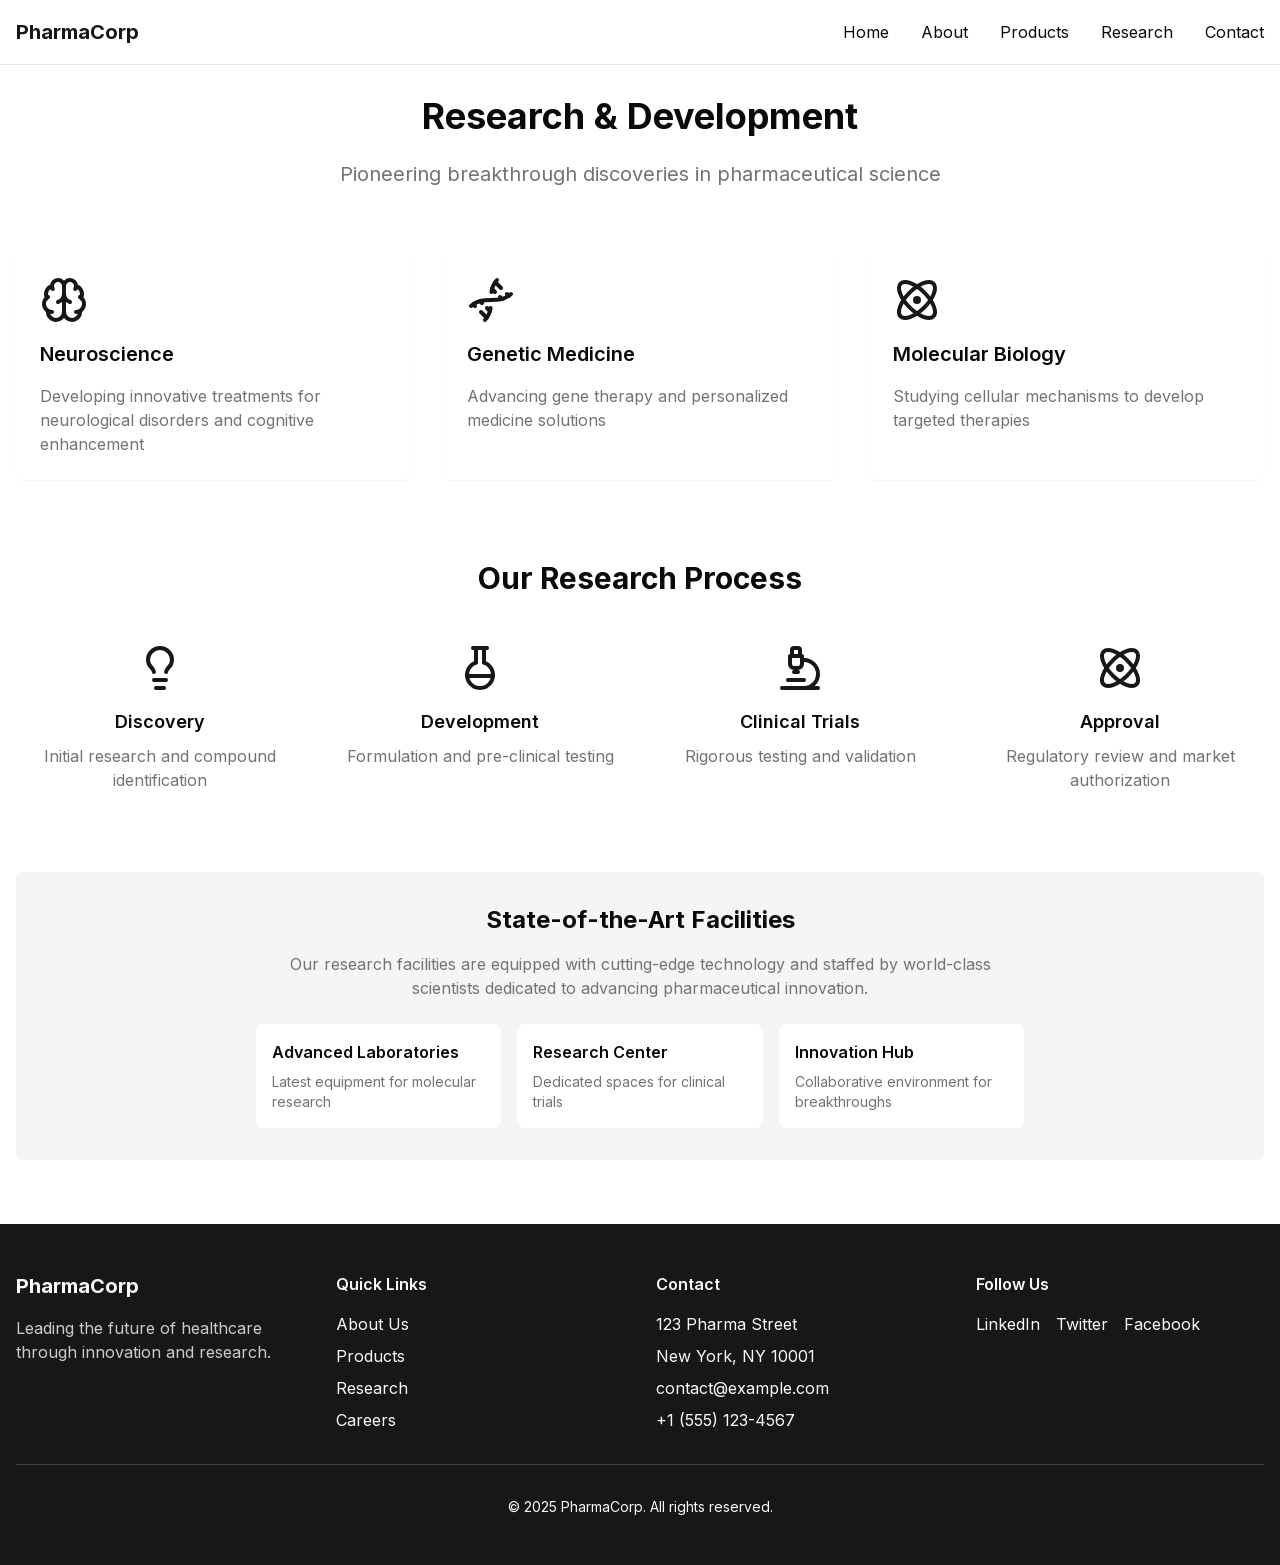
<file: research.html>
<!DOCTYPE html><html lang="en"><head><meta charSet="utf-8"/><meta name="viewport" content="width=device-width, initial-scale=1"/><link rel="stylesheet" href="/_next/static/css/f6027301fa6a5b5f.css" data-precedence="next"/><link rel="preload" href="/_next/static/chunks/webpack-7d6057b56ca9d823.js" as="script" fetchPriority="low"/><script src="/_next/static/chunks/fd9d1056-69bb87d645220ac7.js" async=""></script><script src="/_next/static/chunks/864-584729b476d8cf40.js" async=""></script><script src="/_next/static/chunks/main-app-8cdb42ac875be66f.js" async=""></script><title>Pharmaceutical Company</title><meta name="description" content="Leading pharmaceutical research and development company"/><script src="/_next/static/chunks/polyfills-c67a75d1b6f99dc8.js" noModule=""></script></head><body class="__className_d65c78"><header class="fixed w-full bg-white/80 backdrop-blur-sm z-50 border-b"><div class="container mx-auto px-4"><nav class="flex items-center justify-between h-16"><div class="text-xl font-bold text-primary">PharmaCorp</div><div class="hidden md:flex space-x-8"><a href="#" class="text-foreground hover:text-primary transition-colors">Home</a><a href="#" class="text-foreground hover:text-primary transition-colors">About</a><a href="#" class="text-foreground hover:text-primary transition-colors">Products</a><a href="#" class="text-foreground hover:text-primary transition-colors">Research</a><a href="#" class="text-foreground hover:text-primary transition-colors">Contact</a></div></nav></div></header><main class="min-h-screen pt-24 pb-16"><div class="container mx-auto px-4"><div class="max-w-4xl mx-auto text-center mb-16"><h1 class="text-4xl font-bold mb-6">Research &amp; Development</h1><p class="text-xl text-muted-foreground">Pioneering breakthrough discoveries in pharmaceutical science</p></div><div class="grid grid-cols-1 md:grid-cols-2 lg:grid-cols-3 gap-8 mb-20"><div class="bg-card p-6 rounded-lg shadow-sm"><svg xmlns="http://www.w3.org/2000/svg" width="24" height="24" viewBox="0 0 24 24" fill="none" stroke="currentColor" stroke-width="2" stroke-linecap="round" stroke-linejoin="round" class="lucide lucide-brain h-12 w-12 text-primary mb-4"><path d="M12 5a3 3 0 1 0-5.997.125 4 4 0 0 0-2.526 5.77 4 4 0 0 0 .556 6.588A4 4 0 1 0 12 18Z"></path><path d="M12 5a3 3 0 1 1 5.997.125 4 4 0 0 1 2.526 5.77 4 4 0 0 1-.556 6.588A4 4 0 1 1 12 18Z"></path><path d="M15 13a4.5 4.5 0 0 1-3-4 4.5 4.5 0 0 1-3 4"></path><path d="M17.599 6.5a3 3 0 0 0 .399-1.375"></path><path d="M6.003 5.125A3 3 0 0 0 6.401 6.5"></path><path d="M3.477 10.896a4 4 0 0 1 .585-.396"></path><path d="M19.938 10.5a4 4 0 0 1 .585.396"></path><path d="M6 18a4 4 0 0 1-1.967-.516"></path><path d="M19.967 17.484A4 4 0 0 1 18 18"></path></svg><h2 class="text-xl font-semibold mb-4">Neuroscience</h2><p class="text-muted-foreground">Developing innovative treatments for neurological disorders and cognitive enhancement</p></div><div class="bg-card p-6 rounded-lg shadow-sm"><svg xmlns="http://www.w3.org/2000/svg" width="24" height="24" viewBox="0 0 24 24" fill="none" stroke="currentColor" stroke-width="2" stroke-linecap="round" stroke-linejoin="round" class="lucide lucide-dna h-12 w-12 text-primary mb-4"><path d="m10 16 1.5 1.5"></path><path d="m14 8-1.5-1.5"></path><path d="M15 2c-1.798 1.998-2.518 3.995-2.807 5.993"></path><path d="m16.5 10.5 1 1"></path><path d="m17 6-2.891-2.891"></path><path d="M2 15c6.667-6 13.333 0 20-6"></path><path d="m20 9 .891.891"></path><path d="M3.109 14.109 4 15"></path><path d="m6.5 12.5 1 1"></path><path d="m7 18 2.891 2.891"></path><path d="M9 22c1.798-1.998 2.518-3.995 2.807-5.993"></path></svg><h2 class="text-xl font-semibold mb-4">Genetic Medicine</h2><p class="text-muted-foreground">Advancing gene therapy and personalized medicine solutions</p></div><div class="bg-card p-6 rounded-lg shadow-sm"><svg xmlns="http://www.w3.org/2000/svg" width="24" height="24" viewBox="0 0 24 24" fill="none" stroke="currentColor" stroke-width="2" stroke-linecap="round" stroke-linejoin="round" class="lucide lucide-atom h-12 w-12 text-primary mb-4"><circle cx="12" cy="12" r="1"></circle><path d="M20.2 20.2c2.04-2.03.02-7.36-4.5-11.9-4.54-4.52-9.87-6.54-11.9-4.5-2.04 2.03-.02 7.36 4.5 11.9 4.54 4.52 9.87 6.54 11.9 4.5Z"></path><path d="M15.7 15.7c4.52-4.54 6.54-9.87 4.5-11.9-2.03-2.04-7.36-.02-11.9 4.5-4.52 4.54-6.54 9.87-4.5 11.9 2.03 2.04 7.36.02 11.9-4.5Z"></path></svg><h2 class="text-xl font-semibold mb-4">Molecular Biology</h2><p class="text-muted-foreground">Studying cellular mechanisms to develop targeted therapies</p></div></div><div class="mb-20"><h2 class="text-3xl font-bold text-center mb-12">Our Research Process</h2><div class="grid grid-cols-1 md:grid-cols-4 gap-8"><div class="text-center"><svg xmlns="http://www.w3.org/2000/svg" width="24" height="24" viewBox="0 0 24 24" fill="none" stroke="currentColor" stroke-width="2" stroke-linecap="round" stroke-linejoin="round" class="lucide lucide-lightbulb h-12 w-12 mx-auto text-primary mb-4"><path d="M15 14c.2-1 .7-1.7 1.5-2.5 1-.9 1.5-2.2 1.5-3.5A6 6 0 0 0 6 8c0 1 .2 2.2 1.5 3.5.7.7 1.3 1.5 1.5 2.5"></path><path d="M9 18h6"></path><path d="M10 22h4"></path></svg><h3 class="text-lg font-semibold mb-2">Discovery</h3><p class="text-muted-foreground">Initial research and compound identification</p></div><div class="text-center"><svg xmlns="http://www.w3.org/2000/svg" width="24" height="24" viewBox="0 0 24 24" fill="none" stroke="currentColor" stroke-width="2" stroke-linecap="round" stroke-linejoin="round" class="lucide lucide-flask-round h-12 w-12 mx-auto text-primary mb-4"><path d="M10 2v7.31"></path><path d="M14 9.3V1.99"></path><path d="M8.5 2h7"></path><path d="M14 9.3a6.5 6.5 0 1 1-4 0"></path><path d="M5.52 16h12.96"></path></svg><h3 class="text-lg font-semibold mb-2">Development</h3><p class="text-muted-foreground">Formulation and pre-clinical testing</p></div><div class="text-center"><svg xmlns="http://www.w3.org/2000/svg" width="24" height="24" viewBox="0 0 24 24" fill="none" stroke="currentColor" stroke-width="2" stroke-linecap="round" stroke-linejoin="round" class="lucide lucide-microscope h-12 w-12 mx-auto text-primary mb-4"><path d="M6 18h8"></path><path d="M3 22h18"></path><path d="M14 22a7 7 0 1 0 0-14h-1"></path><path d="M9 14h2"></path><path d="M9 12a2 2 0 0 1-2-2V6h6v4a2 2 0 0 1-2 2Z"></path><path d="M12 6V3a1 1 0 0 0-1-1H9a1 1 0 0 0-1 1v3"></path></svg><h3 class="text-lg font-semibold mb-2">Clinical Trials</h3><p class="text-muted-foreground">Rigorous testing and validation</p></div><div class="text-center"><svg xmlns="http://www.w3.org/2000/svg" width="24" height="24" viewBox="0 0 24 24" fill="none" stroke="currentColor" stroke-width="2" stroke-linecap="round" stroke-linejoin="round" class="lucide lucide-atom h-12 w-12 mx-auto text-primary mb-4"><circle cx="12" cy="12" r="1"></circle><path d="M20.2 20.2c2.04-2.03.02-7.36-4.5-11.9-4.54-4.52-9.87-6.54-11.9-4.5-2.04 2.03-.02 7.36 4.5 11.9 4.54 4.52 9.87 6.54 11.9 4.5Z"></path><path d="M15.7 15.7c4.52-4.54 6.54-9.87 4.5-11.9-2.03-2.04-7.36-.02-11.9 4.5-4.52 4.54-6.54 9.87-4.5 11.9 2.03 2.04 7.36.02 11.9-4.5Z"></path></svg><h3 class="text-lg font-semibold mb-2">Approval</h3><p class="text-muted-foreground">Regulatory review and market authorization</p></div></div></div><div class="bg-muted rounded-lg p-8"><div class="max-w-3xl mx-auto text-center"><h2 class="text-2xl font-bold mb-4">State-of-the-Art Facilities</h2><p class="text-muted-foreground mb-6">Our research facilities are equipped with cutting-edge technology and staffed by world-class scientists dedicated to advancing pharmaceutical innovation.</p><div class="grid grid-cols-1 md:grid-cols-3 gap-4 text-left"><div class="bg-background p-4 rounded-lg"><h3 class="font-semibold mb-2">Advanced Laboratories</h3><p class="text-sm text-muted-foreground">Latest equipment for molecular research</p></div><div class="bg-background p-4 rounded-lg"><h3 class="font-semibold mb-2">Research Center</h3><p class="text-sm text-muted-foreground">Dedicated spaces for clinical trials</p></div><div class="bg-background p-4 rounded-lg"><h3 class="font-semibold mb-2">Innovation Hub</h3><p class="text-sm text-muted-foreground">Collaborative environment for breakthroughs</p></div></div></div></div></div></main><footer class="bg-primary text-primary-foreground py-12"><div class="container mx-auto px-4"><div class="grid grid-cols-1 md:grid-cols-4 gap-8"><div><h3 class="text-xl font-bold mb-4">PharmaCorp</h3><p class="text-primary-foreground/80">Leading the future of healthcare through innovation and research.</p></div><div><h4 class="font-semibold mb-4">Quick Links</h4><ul class="space-y-2"><li><a href="#" class="hover:text-white/80">About Us</a></li><li><a href="#" class="hover:text-white/80">Products</a></li><li><a href="#" class="hover:text-white/80">Research</a></li><li><a href="#" class="hover:text-white/80">Careers</a></li></ul></div><div><h4 class="font-semibold mb-4">Contact</h4><ul class="space-y-2"><li>123 Pharma Street</li><li>New York, NY 10001</li><li>contact@example.com</li><li>+1 (555) 123-4567</li></ul></div><div><h4 class="font-semibold mb-4">Follow Us</h4><div class="flex space-x-4"><a href="#" class="hover:text-white/80">LinkedIn</a><a href="#" class="hover:text-white/80">Twitter</a><a href="#" class="hover:text-white/80">Facebook</a></div></div></div><div class="mt-8 pt-8 border-t border-primary-foreground/20 text-center text-sm"><p>© 2025 PharmaCorp. All rights reserved.</p></div></div></footer><script src="/_next/static/chunks/webpack-7d6057b56ca9d823.js" async=""></script><script>(self.__next_f=self.__next_f||[]).push([0])</script><script>self.__next_f.push([1,"1:HL[\"/_next/static/css/f6027301fa6a5b5f.css\",\"style\"]\n0:\"$L2\"\n"])</script><script>self.__next_f.push([1,"3:I{\"id\":6054,\"chunks\":[\"272:static/chunks/webpack-7d6057b56ca9d823.js\",\"971:static/chunks/fd9d1056-69bb87d645220ac7.js\",\"864:static/chunks/864-584729b476d8cf40.js\"],\"name\":\"\",\"async\":false}\n5:I{\"id\":1729,\"chunks\":[\"272:static/chunks/webpack-7d6057b56ca9d823.js\",\"971:static/chunks/fd9d1056-69bb87d645220ac7.js\",\"864:static/chunks/864-584729b476d8cf40.js\"],\"name\":\"\",\"async\":false}\n6:I{\"id\":1443,\"chunks\":[\"272:static/chunks/webpack-7d6057b56ca9d823.js\",\"971:static/chunks/fd9d1056-69bb87d645220ac7.js\",\"864:stat"])</script><script>self.__next_f.push([1,"ic/chunks/864-584729b476d8cf40.js\"],\"name\":\"\",\"async\":false}\n7:I{\"id\":8639,\"chunks\":[\"272:static/chunks/webpack-7d6057b56ca9d823.js\",\"971:static/chunks/fd9d1056-69bb87d645220ac7.js\",\"864:static/chunks/864-584729b476d8cf40.js\"],\"name\":\"\",\"async\":false}\n9:I{\"id\":5146,\"chunks\":[\"272:static/chunks/webpack-7d6057b56ca9d823.js\",\"971:static/chunks/fd9d1056-69bb87d645220ac7.js\",\"864:static/chunks/864-584729b476d8cf40.js\"],\"name\":\"\",\"async\":false}\na:I{\"id\":6670,\"chunks\":[\"214:static/chunks/app/research/page-e0e9296f"])</script><script>self.__next_f.push([1,"8498782f.js\"],\"name\":\"\",\"async\":false}\n"])</script><script>self.__next_f.push([1,"2:[[[\"$\",\"link\",\"0\",{\"rel\":\"stylesheet\",\"href\":\"/_next/static/css/f6027301fa6a5b5f.css\",\"precedence\":\"next\"}]],[\"$\",\"$L3\",null,{\"buildId\":\"wXa3lV88qKlxx7e7CsEZd\",\"assetPrefix\":\"\",\"initialCanonicalUrl\":\"/research\",\"initialTree\":[\"\",{\"children\":[\"research\",{\"children\":[\"__PAGE__\",{}]}]},\"$undefined\",\"$undefined\",true],\"initialHead\":[false,\"$L4\"],\"globalErrorComponent\":\"$5\",\"children\":[null,[\"$\",\"html\",null,{\"lang\":\"en\",\"children\":[\"$\",\"body\",null,{\"className\":\"__className_d65c78\",\"children\":[[\"$\",\"header\",null,{\"className\":\"fixed w-full bg-white/80 backdrop-blur-sm z-50 border-b\",\"children\":[\"$\",\"div\",null,{\"className\":\"container mx-auto px-4\",\"children\":[\"$\",\"nav\",null,{\"className\":\"flex items-center justify-between h-16\",\"children\":[[\"$\",\"div\",null,{\"className\":\"text-xl font-bold text-primary\",\"children\":\"PharmaCorp\"}],[\"$\",\"div\",null,{\"className\":\"hidden md:flex space-x-8\",\"children\":[[\"$\",\"a\",null,{\"href\":\"#\",\"className\":\"text-foreground hover:text-primary transition-colors\",\"children\":\"Home\"}],[\"$\",\"a\",null,{\"href\":\"#\",\"className\":\"text-foreground hover:text-primary transition-colors\",\"children\":\"About\"}],[\"$\",\"a\",null,{\"href\":\"#\",\"className\":\"text-foreground hover:text-primary transition-colors\",\"children\":\"Products\"}],[\"$\",\"a\",null,{\"href\":\"#\",\"className\":\"text-foreground hover:text-primary transition-colors\",\"children\":\"Research\"}],[\"$\",\"a\",null,{\"href\":\"#\",\"className\":\"text-foreground hover:text-primary transition-colors\",\"children\":\"Contact\"}]]}]]}]}]}],[\"$\",\"$L6\",null,{\"parallelRouterKey\":\"children\",\"segmentPath\":[\"children\"],\"loading\":\"$undefined\",\"loadingStyles\":\"$undefined\",\"hasLoading\":false,\"error\":\"$undefined\",\"errorStyles\":\"$undefined\",\"template\":[\"$\",\"$L7\",null,{}],\"templateStyles\":\"$undefined\",\"notFound\":[[\"$\",\"title\",null,{\"children\":\"404: This page could not be found.\"}],[\"$\",\"div\",null,{\"style\":{\"fontFamily\":\"system-ui,\\\"Segoe UI\\\",Roboto,Helvetica,Arial,sans-serif,\\\"Apple Color Emoji\\\",\\\"Segoe UI Emoji\\\"\",\"height\":\"100vh\",\"textAlign\":\"center\",\"display\":\"flex\",\"flexDirection\":\"column\",\"alignItems\":\"center\",\"justifyContent\":\"center\"},\"children\":[\"$\",\"div\",null,{\"children\":[[\"$\",\"style\",null,{\"dangerouslySetInnerHTML\":{\"__html\":\"body{color:#000;background:#fff;margin:0}.next-error-h1{border-right:1px solid rgba(0,0,0,.3)}@media (prefers-color-scheme:dark){body{color:#fff;background:#000}.next-error-h1{border-right:1px solid rgba(255,255,255,.3)}}\"}}],[\"$\",\"h1\",null,{\"className\":\"next-error-h1\",\"style\":{\"display\":\"inline-block\",\"margin\":\"0 20px 0 0\",\"padding\":\"0 23px 0 0\",\"fontSize\":24,\"fontWeight\":500,\"verticalAlign\":\"top\",\"lineHeight\":\"49px\"},\"children\":\"404\"}],[\"$\",\"div\",null,{\"style\":{\"display\":\"inline-block\"},\"children\":[\"$\",\"h2\",null,{\"style\":{\"fontSize\":14,\"fontWeight\":400,\"lineHeight\":\"49px\",\"margin\":0},\"children\":\"This page could not be found.\"}]}]]}]}]],\"notFoundStyles\":[],\"childProp\":{\"current\":[\"$\",\"$L6\",null,{\"parallelRouterKey\":\"children\",\"segmentPath\":[\"children\",\"research\",\"children\"],\"loading\":\"$undefined\",\"loadingStyles\":\"$undefined\",\"hasLoading\":false,\"error\":\"$undefined\",\"errorStyles\":\"$undefined\",\"template\":[\"$\",\"$L7\",null,{}],\"templateStyles\":\"$undefined\",\"notFound\":\"$undefined\",\"notFoundStyles\":\"$undefined\",\"childProp\":{\"current\":[\"$L8\",[\"$\",\"$L9\",null,{\"propsForComponent\":{\"params\":{}},\"Component\":\"$a\"}],null],\"segment\":\"__PAGE__\"},\"styles\":[]}],\"segment\":\"research\"},\"styles\":[]}],[\"$\",\"footer\",null,{\"className\":\"bg-primary text-primary-foreground py-12\",\"children\":[\"$\",\"div\",null,{\"className\":\"container mx-auto px-4\",\"children\":[[\"$\",\"div\",null,{\"className\":\"grid grid-cols-1 md:grid-cols-4 gap-8\",\"children\":[[\"$\",\"div\",null,{\"children\":[[\"$\",\"h3\",null,{\"className\":\"text-xl font-bold mb-4\",\"children\":\"PharmaCorp\"}],[\"$\",\"p\",null,{\"className\":\"text-primary-foreground/80\",\"children\":\"Leading the future of healthcare through innovation and research.\"}]]}],[\"$\",\"div\",null,{\"children\":[[\"$\",\"h4\",null,{\"className\":\"font-semibold mb-4\",\"children\":\"Quick Links\"}],[\"$\",\"ul\",null,{\"className\":\"space-y-2\",\"children\":[[\"$\",\"li\",null,{\"children\":[\"$\",\"a\",null,{\"href\":\"#\",\"className\":\"hover:text-white/80\",\"children\":\"About Us\"}]}],[\"$\",\"li\",null,{\"children\":[\"$\",\"a\",null,{\"href\":\"#\",\"className\":\"hover:text-white/80\",\"children\":\"Products\"}]}],[\"$\",\"li\",null,{\"children\":[\"$\",\"a\",null,{\"href\":\"#\",\"className\":\"hover:text-white/80\",\"children\":\"Research\"}]}],[\"$\",\"li\",null,{\"children\":[\"$\",\"a\",null,{\"href\":\"#\",\"className\":\"hover:text-white/80\",\"children\":\"Careers\"}]}]]}]]}],[\"$\",\"div\",null,{\"children\":[[\"$\",\"h4\",null,{\"className\":\"font-semibold mb-4\",\"children\":\"Contact\"}],[\"$\",\"ul\",null,{\"className\":\"space-y-2\",\"children\":[[\"$\",\"li\",null,{\"children\":\"123 Pharma Street\"}],[\"$\",\"li\",null,{\"children\":\"New York, NY 10001\"}],[\"$\",\"li\",null,{\"children\":\"contact@example.com\"}],[\"$\",\"li\",null,{\"children\":\"+1 (555) 123-4567\"}]]}]]}],[\"$\",\"div\",null,{\"children\":[[\"$\",\"h4\",null,{\"className\":\"font-semibold mb-4\",\"children\":\"Follow Us\"}],[\"$\",\"div\",null,{\"className\":\"flex space-x-4\",\"children\":[[\"$\",\"a\",null,{\"href\":\"#\",\"className\":\"hover:text-white/80\",\"children\":\"LinkedIn\"}],[\"$\",\"a\",null,{\"href\":\"#\",\"className\":\"hover:text-white/80\",\"children\":\"Twitter\"}],[\"$\",\"a\",null,{\"href\":\"#\",\"className\":\"hover:text-white/80\",\"children\":\"Facebook\"}]]}]]}]]}],[\"$\",\"div\",null,{\"className\":\"mt-8 pt-8 border-t border-primary-foreground/20 text-center text-sm\",\"children\":[\"$\",\"p\",null,{\"children\":\"© 2025 PharmaCorp. All rights reserved.\"}]}]]}]}]]}]}],null]}]]\n"])</script><script>self.__next_f.push([1,"4:[[\"$\",\"meta\",\"0\",{\"charSet\":\"utf-8\"}],[\"$\",\"title\",\"1\",{\"children\":\"Pharmaceutical Company\"}],[\"$\",\"meta\",\"2\",{\"name\":\"description\",\"content\":\"Leading pharmaceutical research and development company\"}],[\"$\",\"meta\",\"3\",{\"name\":\"viewport\",\"content\":\"width=device-width, initial-scale=1\"}]]\n8:null\n"])</script></body></html>
</file>
<file: _next/static/css/f6027301fa6a5b5f.css>
@font-face{font-family:__Inter_d65c78;font-style:normal;font-weight:100 900;font-display:swap;src:url(/_next/static/media/55c55f0601d81cf3-s.woff2) format("woff2");unicode-range:U+0460-052f,U+1c80-1c8a,U+20b4,U+2de0-2dff,U+a640-a69f,U+fe2e-fe2f}@font-face{font-family:__Inter_d65c78;font-style:normal;font-weight:100 900;font-display:swap;src:url(/_next/static/media/26a46d62cd723877-s.woff2) format("woff2");unicode-range:U+0301,U+0400-045f,U+0490-0491,U+04b0-04b1,U+2116}@font-face{font-family:__Inter_d65c78;font-style:normal;font-weight:100 900;font-display:swap;src:url(/_next/static/media/97e0cb1ae144a2a9-s.woff2) format("woff2");unicode-range:U+1f??}@font-face{font-family:__Inter_d65c78;font-style:normal;font-weight:100 900;font-display:swap;src:url(/_next/static/media/581909926a08bbc8-s.woff2) format("woff2");unicode-range:U+0370-0377,U+037a-037f,U+0384-038a,U+038c,U+038e-03a1,U+03a3-03ff}@font-face{font-family:__Inter_d65c78;font-style:normal;font-weight:100 900;font-display:swap;src:url(/_next/static/media/df0a9ae256c0569c-s.woff2) format("woff2");unicode-range:U+0102-0103,U+0110-0111,U+0128-0129,U+0168-0169,U+01a0-01a1,U+01af-01b0,U+0300-0301,U+0303-0304,U+0308-0309,U+0323,U+0329,U+1ea0-1ef9,U+20ab}@font-face{font-family:__Inter_d65c78;font-style:normal;font-weight:100 900;font-display:swap;src:url(/_next/static/media/6d93bde91c0c2823-s.woff2) format("woff2");unicode-range:U+0100-02ba,U+02bd-02c5,U+02c7-02cc,U+02ce-02d7,U+02dd-02ff,U+0304,U+0308,U+0329,U+1d00-1dbf,U+1e00-1e9f,U+1ef2-1eff,U+2020,U+20a0-20ab,U+20ad-20c0,U+2113,U+2c60-2c7f,U+a720-a7ff}@font-face{font-family:__Inter_d65c78;font-style:normal;font-weight:100 900;font-display:swap;src:url(/_next/static/media/a34f9d1faa5f3315-s.p.woff2) format("woff2");unicode-range:U+00??,U+0131,U+0152-0153,U+02bb-02bc,U+02c6,U+02da,U+02dc,U+0304,U+0308,U+0329,U+2000-206f,U+20ac,U+2122,U+2191,U+2193,U+2212,U+2215,U+feff,U+fffd}@font-face{font-family:__Inter_Fallback_d65c78;src:local("Arial");ascent-override:90.20%;descent-override:22.48%;line-gap-override:0.00%;size-adjust:107.40%}.__className_d65c78{font-family:__Inter_d65c78,__Inter_Fallback_d65c78;font-style:normal}

/*
! tailwindcss v3.3.3 | MIT License | https://tailwindcss.com
*/*,:after,:before{box-sizing:border-box;border:0 solid #e5e7eb}:after,:before{--tw-content:""}html{line-height:1.5;-webkit-text-size-adjust:100%;-moz-tab-size:4;-o-tab-size:4;tab-size:4;font-family:ui-sans-serif,system-ui,-apple-system,BlinkMacSystemFont,Segoe UI,Roboto,Helvetica Neue,Arial,Noto Sans,sans-serif,Apple Color Emoji,Segoe UI Emoji,Segoe UI Symbol,Noto Color Emoji;font-feature-settings:normal;font-variation-settings:normal}body{margin:0;line-height:inherit}hr{height:0;color:inherit;border-top-width:1px}abbr:where([title]){-webkit-text-decoration:underline dotted;text-decoration:underline dotted}h1,h2,h3,h4,h5,h6{font-size:inherit;font-weight:inherit}a{color:inherit;text-decoration:inherit}b,strong{font-weight:bolder}code,kbd,pre,samp{font-family:ui-monospace,SFMono-Regular,Menlo,Monaco,Consolas,Liberation Mono,Courier New,monospace;font-size:1em}small{font-size:80%}sub,sup{font-size:75%;line-height:0;position:relative;vertical-align:baseline}sub{bottom:-.25em}sup{top:-.5em}table{text-indent:0;border-color:inherit;border-collapse:collapse}button,input,optgroup,select,textarea{font-family:inherit;font-feature-settings:inherit;font-variation-settings:inherit;font-size:100%;font-weight:inherit;line-height:inherit;color:inherit;margin:0;padding:0}button,select{text-transform:none}[type=button],[type=reset],[type=submit],button{-webkit-appearance:button;background-color:transparent;background-image:none}:-moz-focusring{outline:auto}:-moz-ui-invalid{box-shadow:none}progress{vertical-align:baseline}::-webkit-inner-spin-button,::-webkit-outer-spin-button{height:auto}[type=search]{-webkit-appearance:textfield;outline-offset:-2px}::-webkit-search-decoration{-webkit-appearance:none}::-webkit-file-upload-button{-webkit-appearance:button;font:inherit}summary{display:list-item}blockquote,dd,dl,figure,h1,h2,h3,h4,h5,h6,hr,p,pre{margin:0}fieldset{margin:0}fieldset,legend{padding:0}menu,ol,ul{list-style:none;margin:0;padding:0}dialog{padding:0}textarea{resize:vertical}input::-moz-placeholder,textarea::-moz-placeholder{opacity:1;color:#9ca3af}input::placeholder,textarea::placeholder{opacity:1;color:#9ca3af}[role=button],button{cursor:pointer}:disabled{cursor:default}audio,canvas,embed,iframe,img,object,svg,video{display:block;vertical-align:middle}img,video{max-width:100%;height:auto}[hidden]{display:none}:root{--background:0 0% 100%;--foreground:0 0% 3.9%;--card:0 0% 100%;--card-foreground:0 0% 3.9%;--popover:0 0% 100%;--popover-foreground:0 0% 3.9%;--primary:0 0% 9%;--primary-foreground:0 0% 98%;--secondary:0 0% 96.1%;--secondary-foreground:0 0% 9%;--muted:0 0% 96.1%;--muted-foreground:0 0% 45.1%;--accent:0 0% 96.1%;--accent-foreground:0 0% 9%;--destructive:0 84.2% 60.2%;--destructive-foreground:0 0% 98%;--border:0 0% 89.8%;--input:0 0% 89.8%;--ring:0 0% 3.9%;--chart-1:12 76% 61%;--chart-2:173 58% 39%;--chart-3:197 37% 24%;--chart-4:43 74% 66%;--chart-5:27 87% 67%;--radius:0.5rem}.dark{--background:0 0% 3.9%;--foreground:0 0% 98%;--card:0 0% 3.9%;--card-foreground:0 0% 98%;--popover:0 0% 3.9%;--popover-foreground:0 0% 98%;--primary:0 0% 98%;--primary-foreground:0 0% 9%;--secondary:0 0% 14.9%;--secondary-foreground:0 0% 98%;--muted:0 0% 14.9%;--muted-foreground:0 0% 63.9%;--accent:0 0% 14.9%;--accent-foreground:0 0% 98%;--destructive:0 62.8% 30.6%;--destructive-foreground:0 0% 98%;--border:0 0% 14.9%;--input:0 0% 14.9%;--ring:0 0% 83.1%;--chart-1:220 70% 50%;--chart-2:160 60% 45%;--chart-3:30 80% 55%;--chart-4:280 65% 60%;--chart-5:340 75% 55%}*{border-color:hsl(var(--border))}body{background-color:hsl(var(--background));color:hsl(var(--foreground))}*,:after,:before{--tw-border-spacing-x:0;--tw-border-spacing-y:0;--tw-translate-x:0;--tw-translate-y:0;--tw-rotate:0;--tw-skew-x:0;--tw-skew-y:0;--tw-scale-x:1;--tw-scale-y:1;--tw-pan-x: ;--tw-pan-y: ;--tw-pinch-zoom: ;--tw-scroll-snap-strictness:proximity;--tw-gradient-from-position: ;--tw-gradient-via-position: ;--tw-gradient-to-position: ;--tw-ordinal: ;--tw-slashed-zero: ;--tw-numeric-figure: ;--tw-numeric-spacing: ;--tw-numeric-fraction: ;--tw-ring-inset: ;--tw-ring-offset-width:0px;--tw-ring-offset-color:#fff;--tw-ring-color:rgba(59,130,246,.5);--tw-ring-offset-shadow:0 0 #0000;--tw-ring-shadow:0 0 #0000;--tw-shadow:0 0 #0000;--tw-shadow-colored:0 0 #0000;--tw-blur: ;--tw-brightness: ;--tw-contrast: ;--tw-grayscale: ;--tw-hue-rotate: ;--tw-invert: ;--tw-saturate: ;--tw-sepia: ;--tw-drop-shadow: ;--tw-backdrop-blur: ;--tw-backdrop-brightness: ;--tw-backdrop-contrast: ;--tw-backdrop-grayscale: ;--tw-backdrop-hue-rotate: ;--tw-backdrop-invert: ;--tw-backdrop-opacity: ;--tw-backdrop-saturate: ;--tw-backdrop-sepia: }::backdrop{--tw-border-spacing-x:0;--tw-border-spacing-y:0;--tw-translate-x:0;--tw-translate-y:0;--tw-rotate:0;--tw-skew-x:0;--tw-skew-y:0;--tw-scale-x:1;--tw-scale-y:1;--tw-pan-x: ;--tw-pan-y: ;--tw-pinch-zoom: ;--tw-scroll-snap-strictness:proximity;--tw-gradient-from-position: ;--tw-gradient-via-position: ;--tw-gradient-to-position: ;--tw-ordinal: ;--tw-slashed-zero: ;--tw-numeric-figure: ;--tw-numeric-spacing: ;--tw-numeric-fraction: ;--tw-ring-inset: ;--tw-ring-offset-width:0px;--tw-ring-offset-color:#fff;--tw-ring-color:rgba(59,130,246,.5);--tw-ring-offset-shadow:0 0 #0000;--tw-ring-shadow:0 0 #0000;--tw-shadow:0 0 #0000;--tw-shadow-colored:0 0 #0000;--tw-blur: ;--tw-brightness: ;--tw-contrast: ;--tw-grayscale: ;--tw-hue-rotate: ;--tw-invert: ;--tw-saturate: ;--tw-sepia: ;--tw-drop-shadow: ;--tw-backdrop-blur: ;--tw-backdrop-brightness: ;--tw-backdrop-contrast: ;--tw-backdrop-grayscale: ;--tw-backdrop-hue-rotate: ;--tw-backdrop-invert: ;--tw-backdrop-opacity: ;--tw-backdrop-saturate: ;--tw-backdrop-sepia: }.container{width:100%}@media (min-width:640px){.container{max-width:640px}}@media (min-width:768px){.container{max-width:768px}}@media (min-width:1024px){.container{max-width:1024px}}@media (min-width:1280px){.container{max-width:1280px}}@media (min-width:1536px){.container{max-width:1536px}}.sr-only{position:absolute;width:1px;height:1px;padding:0;margin:-1px;overflow:hidden;clip:rect(0,0,0,0);white-space:nowrap;border-width:0}.pointer-events-none{pointer-events:none}.pointer-events-auto{pointer-events:auto}.visible{visibility:visible}.invisible{visibility:hidden}.fixed{position:fixed}.absolute{position:absolute}.relative{position:relative}.inset-0{inset:0}.inset-x-0{left:0;right:0}.inset-y-0{top:0;bottom:0}.-bottom-12{bottom:-3rem}.-left-12{left:-3rem}.-right-12{right:-3rem}.-top-12{top:-3rem}.bottom-0{bottom:0}.left-0{left:0}.left-1{left:.25rem}.left-1\/2{left:50%}.left-2{left:.5rem}.left-\[50\%\]{left:50%}.right-0{right:0}.right-1{right:.25rem}.right-2{right:.5rem}.right-4{right:1rem}.top-0{top:0}.top-1\/2{top:50%}.top-2{top:.5rem}.top-4{top:1rem}.top-\[1px\]{top:1px}.top-\[50\%\]{top:50%}.top-\[60\%\]{top:60%}.top-full{top:100%}.z-0{z-index:0}.z-10{z-index:10}.z-50{z-index:50}.z-\[100\]{z-index:100}.z-\[1\]{z-index:1}.-mx-1{margin-left:-.25rem;margin-right:-.25rem}.mx-auto{margin-left:auto;margin-right:auto}.my-0{margin-top:0;margin-bottom:0}.my-0\.5{margin-top:.125rem;margin-bottom:.125rem}.my-1{margin-top:.25rem;margin-bottom:.25rem}.-ml-4{margin-left:-1rem}.-mt-4{margin-top:-1rem}.mb-1{margin-bottom:.25rem}.mb-12{margin-bottom:3rem}.mb-16{margin-bottom:4rem}.mb-2{margin-bottom:.5rem}.mb-20{margin-bottom:5rem}.mb-4{margin-bottom:1rem}.mb-6{margin-bottom:1.5rem}.mb-8{margin-bottom:2rem}.ml-1{margin-left:.25rem}.ml-2{margin-left:.5rem}.ml-auto{margin-left:auto}.mr-2{margin-right:.5rem}.mr-3{margin-right:.75rem}.mr-4{margin-right:1rem}.mt-1{margin-top:.25rem}.mt-1\.5{margin-top:.375rem}.mt-2{margin-top:.5rem}.mt-24{margin-top:6rem}.mt-4{margin-top:1rem}.mt-8{margin-top:2rem}.mt-auto{margin-top:auto}.block{display:block}.flex{display:flex}.inline-flex{display:inline-flex}.table{display:table}.grid{display:grid}.hidden{display:none}.aspect-square{aspect-ratio:1/1}.aspect-video{aspect-ratio:16/9}.h-1{height:.25rem}.h-1\.5{height:.375rem}.h-10{height:2.5rem}.h-11{height:2.75rem}.h-12{height:3rem}.h-16{height:4rem}.h-2{height:.5rem}.h-2\.5{height:.625rem}.h-3{height:.75rem}.h-3\.5{height:.875rem}.h-4{height:1rem}.h-48{height:12rem}.h-5{height:1.25rem}.h-6{height:1.5rem}.h-7{height:1.75rem}.h-8{height:2rem}.h-9{height:2.25rem}.h-\[1px\]{height:1px}.h-\[400px\]{height:400px}.h-\[90vh\]{height:90vh}.h-\[var\(--radix-navigation-menu-viewport-height\)\]{height:var(--radix-navigation-menu-viewport-height)}.h-\[var\(--radix-select-trigger-height\)\]{height:var(--radix-select-trigger-height)}.h-auto{height:auto}.h-full{height:100%}.h-px{height:1px}.max-h-96{max-height:24rem}.max-h-\[300px\]{max-height:300px}.max-h-screen{max-height:100vh}.min-h-\[80px\]{min-height:80px}.min-h-screen{min-height:100vh}.w-0{width:0}.w-1{width:.25rem}.w-10{width:2.5rem}.w-11{width:2.75rem}.w-12{width:3rem}.w-16{width:4rem}.w-2{width:.5rem}.w-2\.5{width:.625rem}.w-3{width:.75rem}.w-3\.5{width:.875rem}.w-3\/4{width:75%}.w-4{width:1rem}.w-5{width:1.25rem}.w-6{width:1.5rem}.w-64{width:16rem}.w-7{width:1.75rem}.w-72{width:18rem}.w-8{width:2rem}.w-9{width:2.25rem}.w-\[100px\]{width:100px}.w-\[1px\]{width:1px}.w-full{width:100%}.w-max{width:-moz-max-content;width:max-content}.w-px{width:1px}.min-w-0{min-width:0}.min-w-\[12rem\]{min-width:12rem}.min-w-\[8rem\]{min-width:8rem}.min-w-\[var\(--radix-select-trigger-width\)\]{min-width:var(--radix-select-trigger-width)}.max-w-2xl{max-width:42rem}.max-w-3xl{max-width:48rem}.max-w-4xl{max-width:56rem}.max-w-lg{max-width:32rem}.max-w-max{max-width:-moz-max-content;max-width:max-content}.max-w-xl{max-width:36rem}.flex-1{flex:1 1 0%}.shrink-0{flex-shrink:0}.grow{flex-grow:1}.grow-0{flex-grow:0}.basis-full{flex-basis:100%}.caption-bottom{caption-side:bottom}.border-collapse{border-collapse:collapse}.-translate-x-1\/2{--tw-translate-x:-50%}.-translate-x-1\/2,.-translate-y-1\/2{transform:translate(var(--tw-translate-x),var(--tw-translate-y)) rotate(var(--tw-rotate)) skewX(var(--tw-skew-x)) skewY(var(--tw-skew-y)) scaleX(var(--tw-scale-x)) scaleY(var(--tw-scale-y))}.-translate-y-1\/2{--tw-translate-y:-50%}.translate-x-\[-50\%\]{--tw-translate-x:-50%}.translate-x-\[-50\%\],.translate-y-\[-50\%\]{transform:translate(var(--tw-translate-x),var(--tw-translate-y)) rotate(var(--tw-rotate)) skewX(var(--tw-skew-x)) skewY(var(--tw-skew-y)) scaleX(var(--tw-scale-x)) scaleY(var(--tw-scale-y))}.translate-y-\[-50\%\]{--tw-translate-y:-50%}.rotate-45{--tw-rotate:45deg}.rotate-45,.rotate-90{transform:translate(var(--tw-translate-x),var(--tw-translate-y)) rotate(var(--tw-rotate)) skewX(var(--tw-skew-x)) skewY(var(--tw-skew-y)) scaleX(var(--tw-scale-x)) scaleY(var(--tw-scale-y))}.rotate-90{--tw-rotate:90deg}.transform{transform:translate(var(--tw-translate-x),var(--tw-translate-y)) rotate(var(--tw-rotate)) skewX(var(--tw-skew-x)) skewY(var(--tw-skew-y)) scaleX(var(--tw-scale-x)) scaleY(var(--tw-scale-y))}@keyframes pulse{50%{opacity:.5}}.animate-pulse{animation:pulse 2s cubic-bezier(.4,0,.6,1) infinite}.cursor-default{cursor:default}.cursor-pointer{cursor:pointer}.touch-none{touch-action:none}.select-none{-webkit-user-select:none;-moz-user-select:none;user-select:none}.list-none{list-style-type:none}.grid-cols-1{grid-template-columns:repeat(1,minmax(0,1fr))}.grid-cols-2{grid-template-columns:repeat(2,minmax(0,1fr))}.flex-row{flex-direction:row}.flex-col{flex-direction:column}.flex-col-reverse{flex-direction:column-reverse}.flex-wrap{flex-wrap:wrap}.items-start{align-items:flex-start}.items-end{align-items:flex-end}.items-center{align-items:center}.items-stretch{align-items:stretch}.justify-center{justify-content:center}.justify-between{justify-content:space-between}.gap-1{gap:.25rem}.gap-1\.5{gap:.375rem}.gap-12{gap:3rem}.gap-2{gap:.5rem}.gap-4{gap:1rem}.gap-6{gap:1.5rem}.gap-8{gap:2rem}.space-x-1>:not([hidden])~:not([hidden]){--tw-space-x-reverse:0;margin-right:calc(.25rem * var(--tw-space-x-reverse));margin-left:calc(.25rem * calc(1 - var(--tw-space-x-reverse)))}.space-x-4>:not([hidden])~:not([hidden]){--tw-space-x-reverse:0;margin-right:calc(1rem * var(--tw-space-x-reverse));margin-left:calc(1rem * calc(1 - var(--tw-space-x-reverse)))}.space-x-8>:not([hidden])~:not([hidden]){--tw-space-x-reverse:0;margin-right:calc(2rem * var(--tw-space-x-reverse));margin-left:calc(2rem * calc(1 - var(--tw-space-x-reverse)))}.space-y-1>:not([hidden])~:not([hidden]){--tw-space-y-reverse:0;margin-top:calc(.25rem * calc(1 - var(--tw-space-y-reverse)));margin-bottom:calc(.25rem * var(--tw-space-y-reverse))}.space-y-1\.5>:not([hidden])~:not([hidden]){--tw-space-y-reverse:0;margin-top:calc(.375rem * calc(1 - var(--tw-space-y-reverse)));margin-bottom:calc(.375rem * var(--tw-space-y-reverse))}.space-y-2>:not([hidden])~:not([hidden]){--tw-space-y-reverse:0;margin-top:calc(.5rem * calc(1 - var(--tw-space-y-reverse)));margin-bottom:calc(.5rem * var(--tw-space-y-reverse))}.space-y-4>:not([hidden])~:not([hidden]){--tw-space-y-reverse:0;margin-top:calc(1rem * calc(1 - var(--tw-space-y-reverse)));margin-bottom:calc(1rem * var(--tw-space-y-reverse))}.space-y-6>:not([hidden])~:not([hidden]){--tw-space-y-reverse:0;margin-top:calc(1.5rem * calc(1 - var(--tw-space-y-reverse)));margin-bottom:calc(1.5rem * var(--tw-space-y-reverse))}.overflow-auto{overflow:auto}.overflow-hidden{overflow:hidden}.overflow-y-auto{overflow-y:auto}.overflow-x-hidden{overflow-x:hidden}.whitespace-nowrap{white-space:nowrap}.break-words{overflow-wrap:break-word}.rounded-\[2px\]{border-radius:2px}.rounded-\[inherit\]{border-radius:inherit}.rounded-full{border-radius:9999px}.rounded-lg{border-radius:var(--radius)}.rounded-md{border-radius:calc(var(--radius) - 2px)}.rounded-sm{border-radius:calc(var(--radius) - 4px)}.rounded-t-\[10px\]{border-top-left-radius:10px;border-top-right-radius:10px}.rounded-tl-sm{border-top-left-radius:calc(var(--radius) - 4px)}.border{border-width:1px}.border-2{border-width:2px}.border-\[1\.5px\]{border-width:1.5px}.border-y{border-top-width:1px}.border-b,.border-y{border-bottom-width:1px}.border-l{border-left-width:1px}.border-r{border-right-width:1px}.border-t{border-top-width:1px}.border-dashed{border-style:dashed}.border-\[--color-border\]{border-color:var(--color-border)}.border-border\/50{border-color:hsl(var(--border)/.5)}.border-destructive{border-color:hsl(var(--destructive))}.border-destructive\/50{border-color:hsl(var(--destructive)/.5)}.border-input{border-color:hsl(var(--input))}.border-primary{border-color:hsl(var(--primary))}.border-primary-foreground\/20{border-color:hsl(var(--primary-foreground)/.2)}.border-transparent{border-color:transparent}.border-l-transparent{border-left-color:transparent}.border-t-transparent{border-top-color:transparent}.bg-\[--color-bg\]{background-color:var(--color-bg)}.bg-accent{background-color:hsl(var(--accent))}.bg-background{background-color:hsl(var(--background))}.bg-black\/80{background-color:rgba(0,0,0,.8)}.bg-border{background-color:hsl(var(--border))}.bg-card{background-color:hsl(var(--card))}.bg-destructive{background-color:hsl(var(--destructive))}.bg-foreground{background-color:hsl(var(--foreground))}.bg-muted{background-color:hsl(var(--muted))}.bg-muted\/50{background-color:hsl(var(--muted)/.5)}.bg-popover{background-color:hsl(var(--popover))}.bg-primary{background-color:hsl(var(--primary))}.bg-primary\/10{background-color:hsl(var(--primary)/.1)}.bg-secondary{background-color:hsl(var(--secondary))}.bg-transparent{background-color:transparent}.bg-white{--tw-bg-opacity:1;background-color:rgb(255 255 255/var(--tw-bg-opacity))}.bg-white\/80{background-color:hsla(0,0%,100%,.8)}.fill-current{fill:currentColor}.object-cover{-o-object-fit:cover;object-fit:cover}.p-0{padding:0}.p-1{padding:.25rem}.p-3{padding:.75rem}.p-4{padding:1rem}.p-6{padding:1.5rem}.p-8{padding:2rem}.p-\[1px\]{padding:1px}.px-2{padding-left:.5rem;padding-right:.5rem}.px-2\.5{padding-left:.625rem;padding-right:.625rem}.px-3{padding-left:.75rem;padding-right:.75rem}.px-4{padding-left:1rem;padding-right:1rem}.px-5{padding-left:1.25rem;padding-right:1.25rem}.px-6{padding-left:1.5rem;padding-right:1.5rem}.px-8{padding-left:2rem;padding-right:2rem}.py-0{padding-top:0;padding-bottom:0}.py-0\.5{padding-top:.125rem;padding-bottom:.125rem}.py-1{padding-top:.25rem;padding-bottom:.25rem}.py-1\.5{padding-top:.375rem;padding-bottom:.375rem}.py-12{padding-top:3rem;padding-bottom:3rem}.py-2{padding-top:.5rem;padding-bottom:.5rem}.py-20{padding-top:5rem;padding-bottom:5rem}.py-3{padding-top:.75rem;padding-bottom:.75rem}.py-4{padding-top:1rem;padding-bottom:1rem}.py-6{padding-top:1.5rem;padding-bottom:1.5rem}.pb-16{padding-bottom:4rem}.pb-3{padding-bottom:.75rem}.pb-4{padding-bottom:1rem}.pl-2{padding-left:.5rem}.pl-2\.5{padding-left:.625rem}.pl-4{padding-left:1rem}.pl-8{padding-left:2rem}.pr-2{padding-right:.5rem}.pr-2\.5{padding-right:.625rem}.pr-8{padding-right:2rem}.pt-0{padding-top:0}.pt-1{padding-top:.25rem}.pt-24{padding-top:6rem}.pt-3{padding-top:.75rem}.pt-4{padding-top:1rem}.pt-8{padding-top:2rem}.text-left{text-align:left}.text-center{text-align:center}.align-middle{vertical-align:middle}.font-mono{font-family:ui-monospace,SFMono-Regular,Menlo,Monaco,Consolas,Liberation Mono,Courier New,monospace}.text-2xl{font-size:1.5rem;line-height:2rem}.text-3xl{font-size:1.875rem;line-height:2.25rem}.text-4xl{font-size:2.25rem;line-height:2.5rem}.text-5xl{font-size:3rem;line-height:1}.text-\[0\.8rem\]{font-size:.8rem}.text-lg{font-size:1.125rem;line-height:1.75rem}.text-sm{font-size:.875rem;line-height:1.25rem}.text-xl{font-size:1.25rem;line-height:1.75rem}.text-xs{font-size:.75rem;line-height:1rem}.font-bold{font-weight:700}.font-medium{font-weight:500}.font-normal{font-weight:400}.font-semibold{font-weight:600}.tabular-nums{--tw-numeric-spacing:tabular-nums;font-variant-numeric:var(--tw-ordinal) var(--tw-slashed-zero) var(--tw-numeric-figure) var(--tw-numeric-spacing) var(--tw-numeric-fraction)}.leading-none{line-height:1}.tracking-tight{letter-spacing:-.025em}.tracking-widest{letter-spacing:.1em}.text-accent-foreground{color:hsl(var(--accent-foreground))}.text-card-foreground{color:hsl(var(--card-foreground))}.text-current{color:currentColor}.text-destructive{color:hsl(var(--destructive))}.text-destructive-foreground{color:hsl(var(--destructive-foreground))}.text-foreground{color:hsl(var(--foreground))}.text-foreground\/50{color:hsl(var(--foreground)/.5)}.text-muted-foreground{color:hsl(var(--muted-foreground))}.text-popover-foreground{color:hsl(var(--popover-foreground))}.text-primary{color:hsl(var(--primary))}.text-primary-foreground{color:hsl(var(--primary-foreground))}.text-primary-foreground\/80{color:hsl(var(--primary-foreground)/.8)}.text-secondary-foreground{color:hsl(var(--secondary-foreground))}.text-white{--tw-text-opacity:1;color:rgb(255 255 255/var(--tw-text-opacity))}.underline-offset-4{text-underline-offset:4px}.opacity-0{opacity:0}.opacity-50{opacity:.5}.opacity-60{opacity:.6}.opacity-70{opacity:.7}.opacity-90{opacity:.9}.shadow-lg{--tw-shadow:0 10px 15px -3px rgba(0,0,0,.1),0 4px 6px -4px rgba(0,0,0,.1);--tw-shadow-colored:0 10px 15px -3px var(--tw-shadow-color),0 4px 6px -4px var(--tw-shadow-color)}.shadow-lg,.shadow-md{box-shadow:var(--tw-ring-offset-shadow,0 0 #0000),var(--tw-ring-shadow,0 0 #0000),var(--tw-shadow)}.shadow-md{--tw-shadow:0 4px 6px -1px rgba(0,0,0,.1),0 2px 4px -2px rgba(0,0,0,.1);--tw-shadow-colored:0 4px 6px -1px var(--tw-shadow-color),0 2px 4px -2px var(--tw-shadow-color)}.shadow-sm{--tw-shadow:0 1px 2px 0 rgba(0,0,0,.05);--tw-shadow-colored:0 1px 2px 0 var(--tw-shadow-color)}.shadow-sm,.shadow-xl{box-shadow:var(--tw-ring-offset-shadow,0 0 #0000),var(--tw-ring-shadow,0 0 #0000),var(--tw-shadow)}.shadow-xl{--tw-shadow:0 20px 25px -5px rgba(0,0,0,.1),0 8px 10px -6px rgba(0,0,0,.1);--tw-shadow-colored:0 20px 25px -5px var(--tw-shadow-color),0 8px 10px -6px var(--tw-shadow-color)}.outline-none{outline:2px solid transparent;outline-offset:2px}.outline{outline-style:solid}.ring-0{--tw-ring-offset-shadow:var(--tw-ring-inset) 0 0 0 var(--tw-ring-offset-width) var(--tw-ring-offset-color);--tw-ring-shadow:var(--tw-ring-inset) 0 0 0 calc(0px + var(--tw-ring-offset-width)) var(--tw-ring-color)}.ring-0,.ring-2{box-shadow:var(--tw-ring-offset-shadow),var(--tw-ring-shadow),var(--tw-shadow,0 0 #0000)}.ring-2{--tw-ring-offset-shadow:var(--tw-ring-inset) 0 0 0 var(--tw-ring-offset-width) var(--tw-ring-offset-color);--tw-ring-shadow:var(--tw-ring-inset) 0 0 0 calc(2px + var(--tw-ring-offset-width)) var(--tw-ring-color)}.ring-ring{--tw-ring-color:hsl(var(--ring))}.ring-offset-background{--tw-ring-offset-color:hsl(var(--background))}.filter{filter:var(--tw-blur) var(--tw-brightness) var(--tw-contrast) var(--tw-grayscale) var(--tw-hue-rotate) var(--tw-invert) var(--tw-saturate) var(--tw-sepia) var(--tw-drop-shadow)}.backdrop-blur-sm{--tw-backdrop-blur:blur(4px);-webkit-backdrop-filter:var(--tw-backdrop-blur) var(--tw-backdrop-brightness) var(--tw-backdrop-contrast) var(--tw-backdrop-grayscale) var(--tw-backdrop-hue-rotate) var(--tw-backdrop-invert) var(--tw-backdrop-opacity) var(--tw-backdrop-saturate) var(--tw-backdrop-sepia);backdrop-filter:var(--tw-backdrop-blur) var(--tw-backdrop-brightness) var(--tw-backdrop-contrast) var(--tw-backdrop-grayscale) var(--tw-backdrop-hue-rotate) var(--tw-backdrop-invert) var(--tw-backdrop-opacity) var(--tw-backdrop-saturate) var(--tw-backdrop-sepia)}.transition{transition-property:color,background-color,border-color,text-decoration-color,fill,stroke,opacity,box-shadow,transform,filter,-webkit-backdrop-filter;transition-property:color,background-color,border-color,text-decoration-color,fill,stroke,opacity,box-shadow,transform,filter,backdrop-filter;transition-property:color,background-color,border-color,text-decoration-color,fill,stroke,opacity,box-shadow,transform,filter,backdrop-filter,-webkit-backdrop-filter;transition-timing-function:cubic-bezier(.4,0,.2,1);transition-duration:.15s}.transition-all{transition-property:all;transition-timing-function:cubic-bezier(.4,0,.2,1);transition-duration:.15s}.transition-colors{transition-property:color,background-color,border-color,text-decoration-color,fill,stroke;transition-timing-function:cubic-bezier(.4,0,.2,1);transition-duration:.15s}.transition-opacity{transition-property:opacity;transition-timing-function:cubic-bezier(.4,0,.2,1);transition-duration:.15s}.transition-transform{transition-property:transform;transition-timing-function:cubic-bezier(.4,0,.2,1);transition-duration:.15s}.duration-1000{transition-duration:1s}.duration-200{transition-duration:.2s}.ease-in-out{transition-timing-function:cubic-bezier(.4,0,.2,1)}@keyframes enter{0%{opacity:var(--tw-enter-opacity,1);transform:translate3d(var(--tw-enter-translate-x,0),var(--tw-enter-translate-y,0),0) scale3d(var(--tw-enter-scale,1),var(--tw-enter-scale,1),var(--tw-enter-scale,1)) rotate(var(--tw-enter-rotate,0))}}@keyframes exit{to{opacity:var(--tw-exit-opacity,1);transform:translate3d(var(--tw-exit-translate-x,0),var(--tw-exit-translate-y,0),0) scale3d(var(--tw-exit-scale,1),var(--tw-exit-scale,1),var(--tw-exit-scale,1)) rotate(var(--tw-exit-rotate,0))}}.animate-in{animation-name:enter;animation-duration:.15s;--tw-enter-opacity:initial;--tw-enter-scale:initial;--tw-enter-rotate:initial;--tw-enter-translate-x:initial;--tw-enter-translate-y:initial}.fade-in-0{--tw-enter-opacity:0}.fade-in-80{--tw-enter-opacity:0.8}.zoom-in-95{--tw-enter-scale:.95}.duration-1000{animation-duration:1s}.duration-200{animation-duration:.2s}.ease-in-out{animation-timing-function:cubic-bezier(.4,0,.2,1)}:root{--foreground-rgb:0,0,0;--background-start-rgb:214,219,220;--background-end-rgb:255,255,255}@media (prefers-color-scheme:dark){:root{--foreground-rgb:255,255,255;--background-start-rgb:0,0,0;--background-end-rgb:0,0,0}}.file\:border-0::file-selector-button{border-width:0}.file\:bg-transparent::file-selector-button{background-color:transparent}.file\:text-sm::file-selector-button{font-size:.875rem;line-height:1.25rem}.file\:font-medium::file-selector-button{font-weight:500}.file\:text-foreground::file-selector-button{color:hsl(var(--foreground))}.placeholder\:text-muted-foreground::-moz-placeholder{color:hsl(var(--muted-foreground))}.placeholder\:text-muted-foreground::placeholder{color:hsl(var(--muted-foreground))}.after\:absolute:after{content:var(--tw-content);position:absolute}.after\:inset-y-0:after{content:var(--tw-content);top:0;bottom:0}.after\:left-1\/2:after{content:var(--tw-content);left:50%}.after\:w-1:after{content:var(--tw-content);width:.25rem}.after\:-translate-x-1\/2:after{content:var(--tw-content);--tw-translate-x:-50%;transform:translate(var(--tw-translate-x),var(--tw-translate-y)) rotate(var(--tw-rotate)) skewX(var(--tw-skew-x)) skewY(var(--tw-skew-y)) scaleX(var(--tw-scale-x)) scaleY(var(--tw-scale-y))}.first\:rounded-l-md:first-child{border-top-left-radius:calc(var(--radius) - 2px);border-bottom-left-radius:calc(var(--radius) - 2px)}.first\:border-l:first-child{border-left-width:1px}.last\:rounded-r-md:last-child{border-top-right-radius:calc(var(--radius) - 2px);border-bottom-right-radius:calc(var(--radius) - 2px)}.focus-within\:relative:focus-within{position:relative}.focus-within\:z-20:focus-within{z-index:20}.hover\:scale-105:hover{--tw-scale-x:1.05;--tw-scale-y:1.05;transform:translate(var(--tw-translate-x),var(--tw-translate-y)) rotate(var(--tw-rotate)) skewX(var(--tw-skew-x)) skewY(var(--tw-skew-y)) scaleX(var(--tw-scale-x)) scaleY(var(--tw-scale-y))}.hover\:bg-accent:hover{background-color:hsl(var(--accent))}.hover\:bg-destructive\/80:hover{background-color:hsl(var(--destructive)/.8)}.hover\:bg-destructive\/90:hover{background-color:hsl(var(--destructive)/.9)}.hover\:bg-muted:hover{background-color:hsl(var(--muted))}.hover\:bg-muted\/50:hover{background-color:hsl(var(--muted)/.5)}.hover\:bg-primary:hover{background-color:hsl(var(--primary))}.hover\:bg-primary\/80:hover{background-color:hsl(var(--primary)/.8)}.hover\:bg-primary\/90:hover{background-color:hsl(var(--primary)/.9)}.hover\:bg-secondary:hover{background-color:hsl(var(--secondary))}.hover\:bg-secondary\/80:hover{background-color:hsl(var(--secondary)/.8)}.hover\:text-accent-foreground:hover{color:hsl(var(--accent-foreground))}.hover\:text-foreground:hover{color:hsl(var(--foreground))}.hover\:text-muted-foreground:hover{color:hsl(var(--muted-foreground))}.hover\:text-primary:hover{color:hsl(var(--primary))}.hover\:text-primary-foreground:hover{color:hsl(var(--primary-foreground))}.hover\:text-white\/80:hover{color:hsla(0,0%,100%,.8)}.hover\:underline:hover{text-decoration-line:underline}.hover\:opacity-100:hover{opacity:1}.focus\:border-transparent:focus{border-color:transparent}.focus\:bg-accent:focus{background-color:hsl(var(--accent))}.focus\:bg-primary:focus{background-color:hsl(var(--primary))}.focus\:text-accent-foreground:focus{color:hsl(var(--accent-foreground))}.focus\:text-primary-foreground:focus{color:hsl(var(--primary-foreground))}.focus\:opacity-100:focus{opacity:1}.focus\:outline-none:focus{outline:2px solid transparent;outline-offset:2px}.focus\:ring-2:focus{--tw-ring-offset-shadow:var(--tw-ring-inset) 0 0 0 var(--tw-ring-offset-width) var(--tw-ring-offset-color);--tw-ring-shadow:var(--tw-ring-inset) 0 0 0 calc(2px + var(--tw-ring-offset-width)) var(--tw-ring-color);box-shadow:var(--tw-ring-offset-shadow),var(--tw-ring-shadow),var(--tw-shadow,0 0 #0000)}.focus\:ring-primary:focus{--tw-ring-color:hsl(var(--primary))}.focus\:ring-ring:focus{--tw-ring-color:hsl(var(--ring))}.focus\:ring-offset-2:focus{--tw-ring-offset-width:2px}.focus-visible\:outline-none:focus-visible{outline:2px solid transparent;outline-offset:2px}.focus-visible\:ring-1:focus-visible{--tw-ring-offset-shadow:var(--tw-ring-inset) 0 0 0 var(--tw-ring-offset-width) var(--tw-ring-offset-color);--tw-ring-shadow:var(--tw-ring-inset) 0 0 0 calc(1px + var(--tw-ring-offset-width)) var(--tw-ring-color);box-shadow:var(--tw-ring-offset-shadow),var(--tw-ring-shadow),var(--tw-shadow,0 0 #0000)}.focus-visible\:ring-2:focus-visible{--tw-ring-offset-shadow:var(--tw-ring-inset) 0 0 0 var(--tw-ring-offset-width) var(--tw-ring-offset-color);--tw-ring-shadow:var(--tw-ring-inset) 0 0 0 calc(2px + var(--tw-ring-offset-width)) var(--tw-ring-color);box-shadow:var(--tw-ring-offset-shadow),var(--tw-ring-shadow),var(--tw-shadow,0 0 #0000)}.focus-visible\:ring-ring:focus-visible{--tw-ring-color:hsl(var(--ring))}.focus-visible\:ring-offset-1:focus-visible{--tw-ring-offset-width:1px}.focus-visible\:ring-offset-2:focus-visible{--tw-ring-offset-width:2px}.focus-visible\:ring-offset-background:focus-visible{--tw-ring-offset-color:hsl(var(--background))}.disabled\:pointer-events-none:disabled{pointer-events:none}.disabled\:cursor-not-allowed:disabled{cursor:not-allowed}.disabled\:opacity-50:disabled{opacity:.5}.group:hover .group-hover\:opacity-100{opacity:1}.group.destructive .group-\[\.destructive\]\:border-muted\/40{border-color:hsl(var(--muted)/.4)}.group.toaster .group-\[\.toaster\]\:border-border{border-color:hsl(var(--border))}.group.toast .group-\[\.toast\]\:bg-muted{background-color:hsl(var(--muted))}.group.toast .group-\[\.toast\]\:bg-primary{background-color:hsl(var(--primary))}.group.toaster .group-\[\.toaster\]\:bg-background{background-color:hsl(var(--background))}.group.destructive .group-\[\.destructive\]\:text-red-300{--tw-text-opacity:1;color:rgb(252 165 165/var(--tw-text-opacity))}.group.toast .group-\[\.toast\]\:text-muted-foreground{color:hsl(var(--muted-foreground))}.group.toast .group-\[\.toast\]\:text-primary-foreground{color:hsl(var(--primary-foreground))}.group.toaster .group-\[\.toaster\]\:text-foreground{color:hsl(var(--foreground))}.group.toaster .group-\[\.toaster\]\:shadow-lg{--tw-shadow:0 10px 15px -3px rgba(0,0,0,.1),0 4px 6px -4px rgba(0,0,0,.1);--tw-shadow-colored:0 10px 15px -3px var(--tw-shadow-color),0 4px 6px -4px var(--tw-shadow-color);box-shadow:var(--tw-ring-offset-shadow,0 0 #0000),var(--tw-ring-shadow,0 0 #0000),var(--tw-shadow)}.group.destructive .group-\[\.destructive\]\:hover\:border-destructive\/30:hover{border-color:hsl(var(--destructive)/.3)}.group.destructive .group-\[\.destructive\]\:hover\:bg-destructive:hover{background-color:hsl(var(--destructive))}.group.destructive .group-\[\.destructive\]\:hover\:text-destructive-foreground:hover{color:hsl(var(--destructive-foreground))}.group.destructive .group-\[\.destructive\]\:hover\:text-red-50:hover{--tw-text-opacity:1;color:rgb(254 242 242/var(--tw-text-opacity))}.group.destructive .group-\[\.destructive\]\:focus\:ring-destructive:focus{--tw-ring-color:hsl(var(--destructive))}.group.destructive .group-\[\.destructive\]\:focus\:ring-red-400:focus{--tw-ring-opacity:1;--tw-ring-color:rgb(248 113 113/var(--tw-ring-opacity))}.group.destructive .group-\[\.destructive\]\:focus\:ring-offset-red-600:focus{--tw-ring-offset-color:#dc2626}.peer:disabled~.peer-disabled\:cursor-not-allowed{cursor:not-allowed}.peer:disabled~.peer-disabled\:opacity-70{opacity:.7}.aria-selected\:bg-accent[aria-selected=true]{background-color:hsl(var(--accent))}.aria-selected\:bg-accent\/50[aria-selected=true]{background-color:hsl(var(--accent)/.5)}.aria-selected\:text-accent-foreground[aria-selected=true]{color:hsl(var(--accent-foreground))}.aria-selected\:text-muted-foreground[aria-selected=true]{color:hsl(var(--muted-foreground))}.aria-selected\:opacity-100[aria-selected=true]{opacity:1}.aria-selected\:opacity-30[aria-selected=true]{opacity:.3}.data-\[disabled\=true\]\:pointer-events-none[data-disabled=true],.data-\[disabled\]\:pointer-events-none[data-disabled]{pointer-events:none}.data-\[panel-group-direction\=vertical\]\:h-px[data-panel-group-direction=vertical]{height:1px}.data-\[panel-group-direction\=vertical\]\:w-full[data-panel-group-direction=vertical]{width:100%}.data-\[side\=bottom\]\:translate-y-1[data-side=bottom]{--tw-translate-y:0.25rem}.data-\[side\=bottom\]\:translate-y-1[data-side=bottom],.data-\[side\=left\]\:-translate-x-1[data-side=left]{transform:translate(var(--tw-translate-x),var(--tw-translate-y)) rotate(var(--tw-rotate)) skewX(var(--tw-skew-x)) skewY(var(--tw-skew-y)) scaleX(var(--tw-scale-x)) scaleY(var(--tw-scale-y))}.data-\[side\=left\]\:-translate-x-1[data-side=left]{--tw-translate-x:-0.25rem}.data-\[side\=right\]\:translate-x-1[data-side=right]{--tw-translate-x:0.25rem}.data-\[side\=right\]\:translate-x-1[data-side=right],.data-\[side\=top\]\:-translate-y-1[data-side=top]{transform:translate(var(--tw-translate-x),var(--tw-translate-y)) rotate(var(--tw-rotate)) skewX(var(--tw-skew-x)) skewY(var(--tw-skew-y)) scaleX(var(--tw-scale-x)) scaleY(var(--tw-scale-y))}.data-\[side\=top\]\:-translate-y-1[data-side=top]{--tw-translate-y:-0.25rem}.data-\[state\=checked\]\:translate-x-5[data-state=checked]{--tw-translate-x:1.25rem;transform:translate(var(--tw-translate-x),var(--tw-translate-y)) rotate(var(--tw-rotate)) skewX(var(--tw-skew-x)) skewY(var(--tw-skew-y)) scaleX(var(--tw-scale-x)) scaleY(var(--tw-scale-y))}.data-\[state\=unchecked\]\:translate-x-0[data-state=unchecked],.data-\[swipe\=cancel\]\:translate-x-0[data-swipe=cancel]{--tw-translate-x:0px;transform:translate(var(--tw-translate-x),var(--tw-translate-y)) rotate(var(--tw-rotate)) skewX(var(--tw-skew-x)) skewY(var(--tw-skew-y)) scaleX(var(--tw-scale-x)) scaleY(var(--tw-scale-y))}.data-\[swipe\=end\]\:translate-x-\[var\(--radix-toast-swipe-end-x\)\][data-swipe=end]{--tw-translate-x:var(--radix-toast-swipe-end-x)}.data-\[swipe\=end\]\:translate-x-\[var\(--radix-toast-swipe-end-x\)\][data-swipe=end],.data-\[swipe\=move\]\:translate-x-\[var\(--radix-toast-swipe-move-x\)\][data-swipe=move]{transform:translate(var(--tw-translate-x),var(--tw-translate-y)) rotate(var(--tw-rotate)) skewX(var(--tw-skew-x)) skewY(var(--tw-skew-y)) scaleX(var(--tw-scale-x)) scaleY(var(--tw-scale-y))}.data-\[swipe\=move\]\:translate-x-\[var\(--radix-toast-swipe-move-x\)\][data-swipe=move]{--tw-translate-x:var(--radix-toast-swipe-move-x)}@keyframes accordion-up{0%{height:var(--radix-accordion-content-height)}to{height:0}}.data-\[state\=closed\]\:animate-accordion-up[data-state=closed]{animation:accordion-up .2s ease-out}@keyframes accordion-down{0%{height:0}to{height:var(--radix-accordion-content-height)}}.data-\[state\=open\]\:animate-accordion-down[data-state=open]{animation:accordion-down .2s ease-out}.data-\[panel-group-direction\=vertical\]\:flex-col[data-panel-group-direction=vertical]{flex-direction:column}.data-\[active\]\:bg-accent\/50[data-active]{background-color:hsl(var(--accent)/.5)}.data-\[selected\=\'true\'\]\:bg-accent[data-selected=true]{background-color:hsl(var(--accent))}.data-\[state\=active\]\:bg-background[data-state=active]{background-color:hsl(var(--background))}.data-\[state\=checked\]\:bg-primary[data-state=checked]{background-color:hsl(var(--primary))}.data-\[state\=on\]\:bg-accent[data-state=on],.data-\[state\=open\]\:bg-accent[data-state=open]{background-color:hsl(var(--accent))}.data-\[state\=open\]\:bg-accent\/50[data-state=open]{background-color:hsl(var(--accent)/.5)}.data-\[state\=open\]\:bg-secondary[data-state=open]{background-color:hsl(var(--secondary))}.data-\[state\=selected\]\:bg-muted[data-state=selected]{background-color:hsl(var(--muted))}.data-\[state\=unchecked\]\:bg-input[data-state=unchecked]{background-color:hsl(var(--input))}.data-\[selected\=true\]\:text-accent-foreground[data-selected=true]{color:hsl(var(--accent-foreground))}.data-\[state\=active\]\:text-foreground[data-state=active]{color:hsl(var(--foreground))}.data-\[state\=checked\]\:text-primary-foreground[data-state=checked]{color:hsl(var(--primary-foreground))}.data-\[state\=on\]\:text-accent-foreground[data-state=on],.data-\[state\=open\]\:text-accent-foreground[data-state=open]{color:hsl(var(--accent-foreground))}.data-\[state\=open\]\:text-muted-foreground[data-state=open]{color:hsl(var(--muted-foreground))}.data-\[disabled\=true\]\:opacity-50[data-disabled=true],.data-\[disabled\]\:opacity-50[data-disabled]{opacity:.5}.data-\[state\=active\]\:shadow-sm[data-state=active]{--tw-shadow:0 1px 2px 0 rgba(0,0,0,.05);--tw-shadow-colored:0 1px 2px 0 var(--tw-shadow-color);box-shadow:var(--tw-ring-offset-shadow,0 0 #0000),var(--tw-ring-shadow,0 0 #0000),var(--tw-shadow)}.data-\[swipe\=move\]\:transition-none[data-swipe=move]{transition-property:none}.data-\[state\=closed\]\:duration-300[data-state=closed]{transition-duration:.3s}.data-\[state\=open\]\:duration-500[data-state=open]{transition-duration:.5s}.data-\[motion\^\=from-\]\:animate-in[data-motion^=from-],.data-\[state\=open\]\:animate-in[data-state=open],.data-\[state\=visible\]\:animate-in[data-state=visible]{animation-name:enter;animation-duration:.15s;--tw-enter-opacity:initial;--tw-enter-scale:initial;--tw-enter-rotate:initial;--tw-enter-translate-x:initial;--tw-enter-translate-y:initial}.data-\[motion\^\=to-\]\:animate-out[data-motion^=to-],.data-\[state\=closed\]\:animate-out[data-state=closed],.data-\[state\=hidden\]\:animate-out[data-state=hidden],.data-\[swipe\=end\]\:animate-out[data-swipe=end]{animation-name:exit;animation-duration:.15s;--tw-exit-opacity:initial;--tw-exit-scale:initial;--tw-exit-rotate:initial;--tw-exit-translate-x:initial;--tw-exit-translate-y:initial}.data-\[motion\^\=from-\]\:fade-in[data-motion^=from-]{--tw-enter-opacity:0}.data-\[motion\^\=to-\]\:fade-out[data-motion^=to-],.data-\[state\=closed\]\:fade-out-0[data-state=closed]{--tw-exit-opacity:0}.data-\[state\=closed\]\:fade-out-80[data-state=closed]{--tw-exit-opacity:0.8}.data-\[state\=hidden\]\:fade-out[data-state=hidden]{--tw-exit-opacity:0}.data-\[state\=open\]\:fade-in-0[data-state=open],.data-\[state\=visible\]\:fade-in[data-state=visible]{--tw-enter-opacity:0}.data-\[state\=closed\]\:zoom-out-95[data-state=closed]{--tw-exit-scale:.95}.data-\[state\=open\]\:zoom-in-90[data-state=open]{--tw-enter-scale:.9}.data-\[state\=open\]\:zoom-in-95[data-state=open]{--tw-enter-scale:.95}.data-\[motion\=from-end\]\:slide-in-from-right-52[data-motion=from-end]{--tw-enter-translate-x:13rem}.data-\[motion\=from-start\]\:slide-in-from-left-52[data-motion=from-start]{--tw-enter-translate-x:-13rem}.data-\[motion\=to-end\]\:slide-out-to-right-52[data-motion=to-end]{--tw-exit-translate-x:13rem}.data-\[motion\=to-start\]\:slide-out-to-left-52[data-motion=to-start]{--tw-exit-translate-x:-13rem}.data-\[side\=bottom\]\:slide-in-from-top-2[data-side=bottom]{--tw-enter-translate-y:-0.5rem}.data-\[side\=left\]\:slide-in-from-right-2[data-side=left]{--tw-enter-translate-x:0.5rem}.data-\[side\=right\]\:slide-in-from-left-2[data-side=right]{--tw-enter-translate-x:-0.5rem}.data-\[side\=top\]\:slide-in-from-bottom-2[data-side=top]{--tw-enter-translate-y:0.5rem}.data-\[state\=closed\]\:slide-out-to-bottom[data-state=closed]{--tw-exit-translate-y:100%}.data-\[state\=closed\]\:slide-out-to-left[data-state=closed]{--tw-exit-translate-x:-100%}.data-\[state\=closed\]\:slide-out-to-left-1\/2[data-state=closed]{--tw-exit-translate-x:-50%}.data-\[state\=closed\]\:slide-out-to-right-full[data-state=closed],.data-\[state\=closed\]\:slide-out-to-right[data-state=closed]{--tw-exit-translate-x:100%}.data-\[state\=closed\]\:slide-out-to-top[data-state=closed]{--tw-exit-translate-y:-100%}.data-\[state\=closed\]\:slide-out-to-top-\[48\%\][data-state=closed]{--tw-exit-translate-y:-48%}.data-\[state\=open\]\:slide-in-from-bottom[data-state=open]{--tw-enter-translate-y:100%}.data-\[state\=open\]\:slide-in-from-left[data-state=open]{--tw-enter-translate-x:-100%}.data-\[state\=open\]\:slide-in-from-left-1\/2[data-state=open]{--tw-enter-translate-x:-50%}.data-\[state\=open\]\:slide-in-from-right[data-state=open]{--tw-enter-translate-x:100%}.data-\[state\=open\]\:slide-in-from-top[data-state=open]{--tw-enter-translate-y:-100%}.data-\[state\=open\]\:slide-in-from-top-\[48\%\][data-state=open]{--tw-enter-translate-y:-48%}.data-\[state\=open\]\:slide-in-from-top-full[data-state=open]{--tw-enter-translate-y:-100%}.data-\[state\=closed\]\:duration-300[data-state=closed]{animation-duration:.3s}.data-\[state\=open\]\:duration-500[data-state=open]{animation-duration:.5s}.data-\[panel-group-direction\=vertical\]\:after\:left-0[data-panel-group-direction=vertical]:after{content:var(--tw-content);left:0}.data-\[panel-group-direction\=vertical\]\:after\:h-1[data-panel-group-direction=vertical]:after{content:var(--tw-content);height:.25rem}.data-\[panel-group-direction\=vertical\]\:after\:w-full[data-panel-group-direction=vertical]:after{content:var(--tw-content);width:100%}.data-\[panel-group-direction\=vertical\]\:after\:-translate-y-1\/2[data-panel-group-direction=vertical]:after{content:var(--tw-content);--tw-translate-y:-50%;transform:translate(var(--tw-translate-x),var(--tw-translate-y)) rotate(var(--tw-rotate)) skewX(var(--tw-skew-x)) skewY(var(--tw-skew-y)) scaleX(var(--tw-scale-x)) scaleY(var(--tw-scale-y))}.data-\[panel-group-direction\=vertical\]\:after\:translate-x-0[data-panel-group-direction=vertical]:after{content:var(--tw-content);--tw-translate-x:0px}.data-\[panel-group-direction\=vertical\]\:after\:translate-x-0[data-panel-group-direction=vertical]:after,.group[data-state=open] .group-data-\[state\=open\]\:rotate-180{transform:translate(var(--tw-translate-x),var(--tw-translate-y)) rotate(var(--tw-rotate)) skewX(var(--tw-skew-x)) skewY(var(--tw-skew-y)) scaleX(var(--tw-scale-x)) scaleY(var(--tw-scale-y))}.group[data-state=open] .group-data-\[state\=open\]\:rotate-180{--tw-rotate:180deg}:is(.dark .dark\:border-destructive){border-color:hsl(var(--destructive))}@media (min-width:640px){.sm\:bottom-0{bottom:0}.sm\:right-0{right:0}.sm\:top-auto{top:auto}.sm\:mt-0{margin-top:0}.sm\:max-w-sm{max-width:24rem}.sm\:flex-row{flex-direction:row}.sm\:flex-col{flex-direction:column}.sm\:justify-end{justify-content:flex-end}.sm\:gap-2{gap:.5rem}.sm\:gap-2\.5{gap:.625rem}.sm\:space-x-2>:not([hidden])~:not([hidden]){--tw-space-x-reverse:0;margin-right:calc(.5rem * var(--tw-space-x-reverse));margin-left:calc(.5rem * calc(1 - var(--tw-space-x-reverse)))}.sm\:space-x-4>:not([hidden])~:not([hidden]){--tw-space-x-reverse:0;margin-right:calc(1rem * var(--tw-space-x-reverse));margin-left:calc(1rem * calc(1 - var(--tw-space-x-reverse)))}.sm\:space-y-0>:not([hidden])~:not([hidden]){--tw-space-y-reverse:0;margin-top:calc(0px * calc(1 - var(--tw-space-y-reverse)));margin-bottom:calc(0px * var(--tw-space-y-reverse))}.sm\:rounded-lg{border-radius:var(--radius)}.sm\:text-left{text-align:left}.data-\[state\=open\]\:sm\:slide-in-from-bottom-full[data-state=open]{--tw-enter-translate-y:100%}}@media (min-width:768px){.md\:absolute{position:absolute}.md\:flex{display:flex}.md\:w-\[var\(--radix-navigation-menu-viewport-width\)\]{width:var(--radix-navigation-menu-viewport-width)}.md\:w-auto{width:auto}.md\:max-w-\[420px\]{max-width:420px}.md\:grid-cols-2{grid-template-columns:repeat(2,minmax(0,1fr))}.md\:grid-cols-3{grid-template-columns:repeat(3,minmax(0,1fr))}.md\:grid-cols-4{grid-template-columns:repeat(4,minmax(0,1fr))}.md\:text-6xl{font-size:3.75rem;line-height:1}}@media (min-width:1024px){.lg\:grid-cols-3{grid-template-columns:repeat(3,minmax(0,1fr))}.lg\:grid-cols-4{grid-template-columns:repeat(4,minmax(0,1fr))}}.\[\&\:has\(\[aria-selected\]\)\]\:bg-accent:has([aria-selected]){background-color:hsl(var(--accent))}.first\:\[\&\:has\(\[aria-selected\]\)\]\:rounded-l-md:has([aria-selected]):first-child{border-top-left-radius:calc(var(--radius) - 2px);border-bottom-left-radius:calc(var(--radius) - 2px)}.last\:\[\&\:has\(\[aria-selected\]\)\]\:rounded-r-md:has([aria-selected]):last-child{border-top-right-radius:calc(var(--radius) - 2px);border-bottom-right-radius:calc(var(--radius) - 2px)}.\[\&\:has\(\[aria-selected\]\.day-outside\)\]\:bg-accent\/50:has([aria-selected].day-outside){background-color:hsl(var(--accent)/.5)}.\[\&\:has\(\[aria-selected\]\.day-range-end\)\]\:rounded-r-md:has([aria-selected].day-range-end){border-top-right-radius:calc(var(--radius) - 2px);border-bottom-right-radius:calc(var(--radius) - 2px)}.\[\&\:has\(\[role\=checkbox\]\)\]\:pr-0:has([role=checkbox]){padding-right:0}.\[\&\>span\]\:line-clamp-1>span{overflow:hidden;display:-webkit-box;-webkit-box-orient:vertical;-webkit-line-clamp:1}.\[\&\>svg\+div\]\:translate-y-\[-3px\]>svg+div{--tw-translate-y:-3px;transform:translate(var(--tw-translate-x),var(--tw-translate-y)) rotate(var(--tw-rotate)) skewX(var(--tw-skew-x)) skewY(var(--tw-skew-y)) scaleX(var(--tw-scale-x)) scaleY(var(--tw-scale-y))}.\[\&\>svg\]\:absolute>svg{position:absolute}.\[\&\>svg\]\:left-4>svg{left:1rem}.\[\&\>svg\]\:top-4>svg{top:1rem}.\[\&\>svg\]\:h-2\.5>svg{height:.625rem}.\[\&\>svg\]\:h-3>svg{height:.75rem}.\[\&\>svg\]\:w-2\.5>svg{width:.625rem}.\[\&\>svg\]\:w-3>svg{width:.75rem}.\[\&\>svg\]\:text-destructive>svg{color:hsl(var(--destructive))}.\[\&\>svg\]\:text-foreground>svg{color:hsl(var(--foreground))}.\[\&\>svg\]\:text-muted-foreground>svg{color:hsl(var(--muted-foreground))}.\[\&\>svg\~\*\]\:pl-7>svg~*{padding-left:1.75rem}.\[\&\>tr\]\:last\:border-b-0:last-child>tr{border-bottom-width:0}.\[\&\[data-panel-group-direction\=vertical\]\>div\]\:rotate-90[data-panel-group-direction=vertical]>div{--tw-rotate:90deg}.\[\&\[data-panel-group-direction\=vertical\]\>div\]\:rotate-90[data-panel-group-direction=vertical]>div,.\[\&\[data-state\=open\]\>svg\]\:rotate-180[data-state=open]>svg{transform:translate(var(--tw-translate-x),var(--tw-translate-y)) rotate(var(--tw-rotate)) skewX(var(--tw-skew-x)) skewY(var(--tw-skew-y)) scaleX(var(--tw-scale-x)) scaleY(var(--tw-scale-y))}.\[\&\[data-state\=open\]\>svg\]\:rotate-180[data-state=open]>svg{--tw-rotate:180deg}.\[\&_\.recharts-cartesian-axis-tick_text\]\:fill-muted-foreground .recharts-cartesian-axis-tick text{fill:hsl(var(--muted-foreground))}.\[\&_\.recharts-cartesian-grid_line\[stroke\=\'\#ccc\'\]\]\:stroke-border\/50 .recharts-cartesian-grid line[stroke="#ccc"]{stroke:hsl(var(--border)/.5)}.\[\&_\.recharts-curve\.recharts-tooltip-cursor\]\:stroke-border .recharts-curve.recharts-tooltip-cursor{stroke:hsl(var(--border))}.\[\&_\.recharts-dot\[stroke\=\'\#fff\'\]\]\:stroke-transparent .recharts-dot[stroke="#fff"]{stroke:transparent}.\[\&_\.recharts-layer\]\:outline-none .recharts-layer{outline:2px solid transparent;outline-offset:2px}.\[\&_\.recharts-polar-grid_\[stroke\=\'\#ccc\'\]\]\:stroke-border .recharts-polar-grid [stroke="#ccc"]{stroke:hsl(var(--border))}.\[\&_\.recharts-radial-bar-background-sector\]\:fill-muted .recharts-radial-bar-background-sector,.\[\&_\.recharts-rectangle\.recharts-tooltip-cursor\]\:fill-muted .recharts-rectangle.recharts-tooltip-cursor{fill:hsl(var(--muted))}.\[\&_\.recharts-reference-line_\[stroke\=\'\#ccc\'\]\]\:stroke-border .recharts-reference-line [stroke="#ccc"]{stroke:hsl(var(--border))}.\[\&_\.recharts-sector\[stroke\=\'\#fff\'\]\]\:stroke-transparent .recharts-sector[stroke="#fff"]{stroke:transparent}.\[\&_\.recharts-sector\]\:outline-none .recharts-sector,.\[\&_\.recharts-surface\]\:outline-none .recharts-surface{outline:2px solid transparent;outline-offset:2px}.\[\&_\[cmdk-group-heading\]\]\:px-2 [cmdk-group-heading]{padding-left:.5rem;padding-right:.5rem}.\[\&_\[cmdk-group-heading\]\]\:py-1\.5 [cmdk-group-heading]{padding-top:.375rem;padding-bottom:.375rem}.\[\&_\[cmdk-group-heading\]\]\:text-xs [cmdk-group-heading]{font-size:.75rem;line-height:1rem}.\[\&_\[cmdk-group-heading\]\]\:font-medium [cmdk-group-heading]{font-weight:500}.\[\&_\[cmdk-group-heading\]\]\:text-muted-foreground [cmdk-group-heading]{color:hsl(var(--muted-foreground))}.\[\&_\[cmdk-group\]\:not\(\[hidden\]\)_\~\[cmdk-group\]\]\:pt-0 [cmdk-group]:not([hidden])~[cmdk-group]{padding-top:0}.\[\&_\[cmdk-group\]\]\:px-2 [cmdk-group]{padding-left:.5rem;padding-right:.5rem}.\[\&_\[cmdk-input-wrapper\]_svg\]\:h-5 [cmdk-input-wrapper] svg{height:1.25rem}.\[\&_\[cmdk-input-wrapper\]_svg\]\:w-5 [cmdk-input-wrapper] svg{width:1.25rem}.\[\&_\[cmdk-input\]\]\:h-12 [cmdk-input]{height:3rem}.\[\&_\[cmdk-item\]\]\:px-2 [cmdk-item]{padding-left:.5rem;padding-right:.5rem}.\[\&_\[cmdk-item\]\]\:py-3 [cmdk-item]{padding-top:.75rem;padding-bottom:.75rem}.\[\&_\[cmdk-item\]_svg\]\:h-5 [cmdk-item] svg{height:1.25rem}.\[\&_\[cmdk-item\]_svg\]\:w-5 [cmdk-item] svg{width:1.25rem}.\[\&_p\]\:leading-relaxed p{line-height:1.625}.\[\&_tr\:last-child\]\:border-0 tr:last-child{border-width:0}.\[\&_tr\]\:border-b tr{border-bottom-width:1px}
</file>
